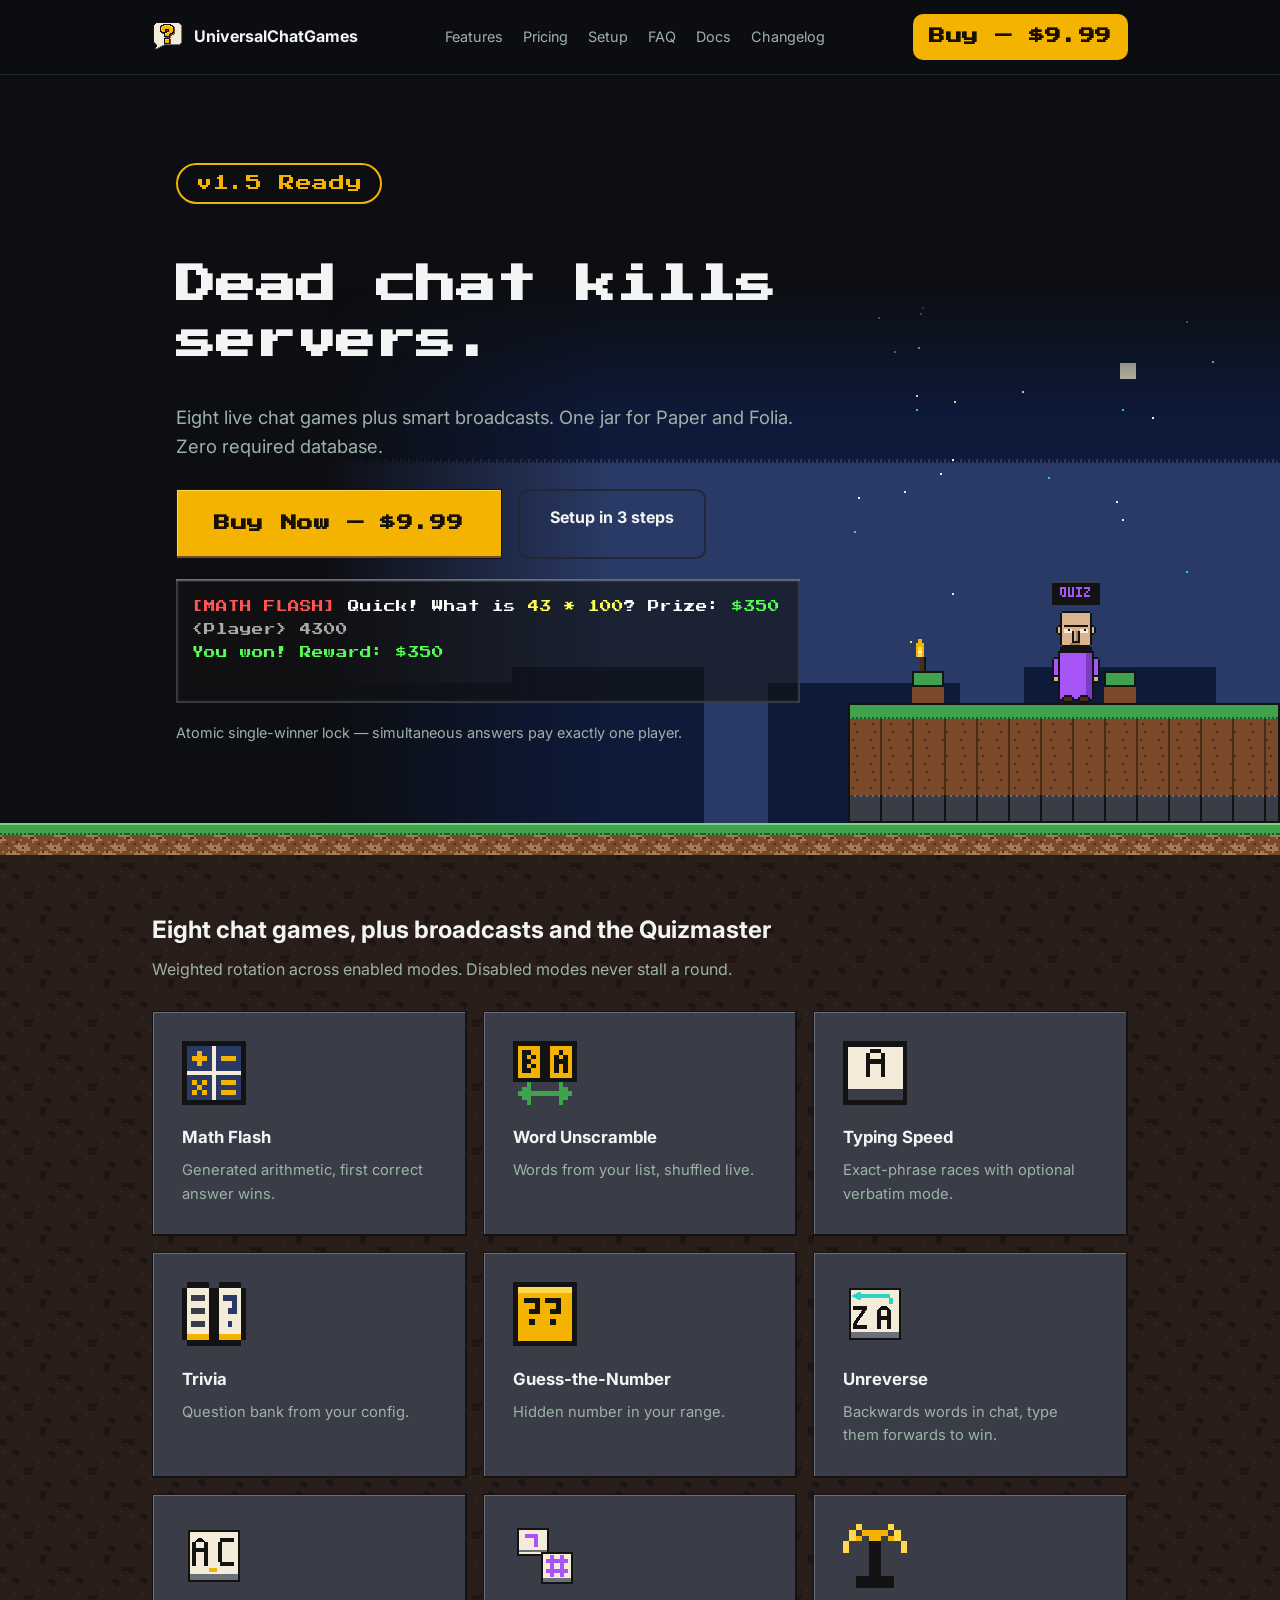
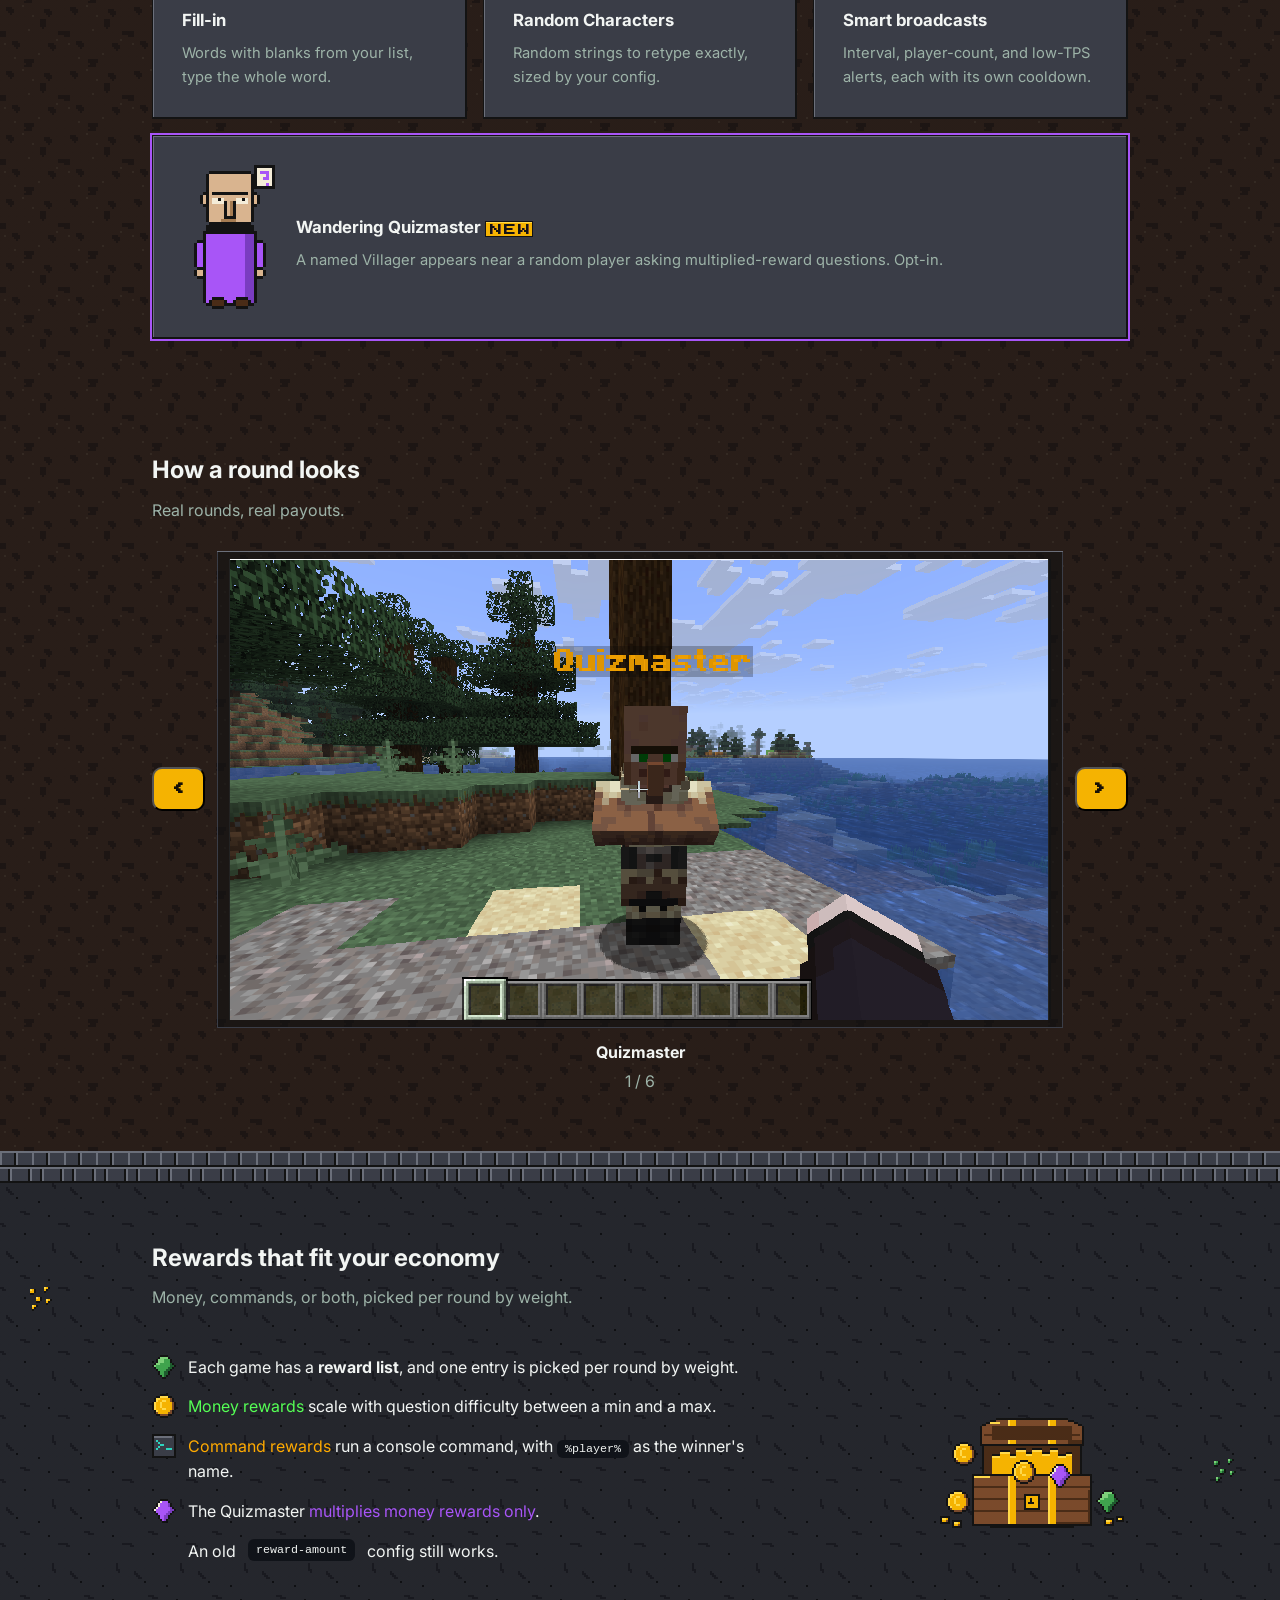
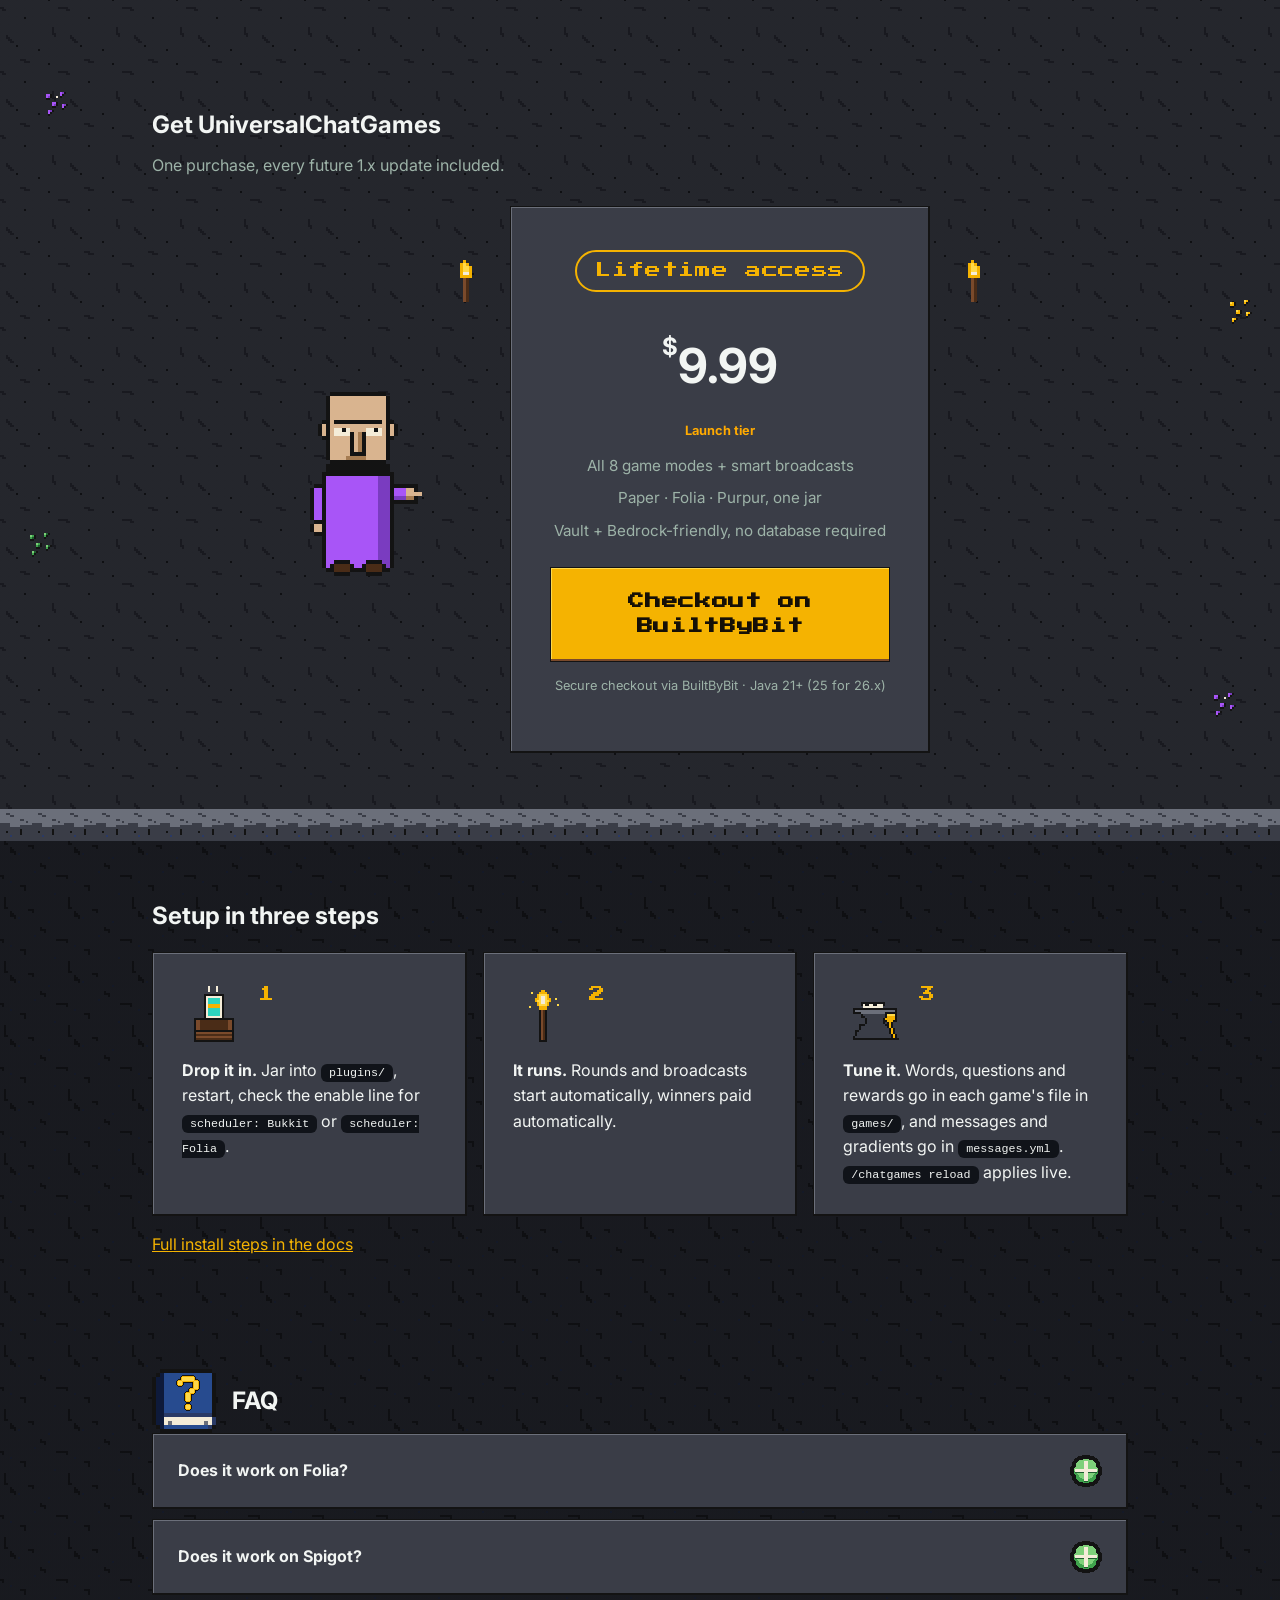
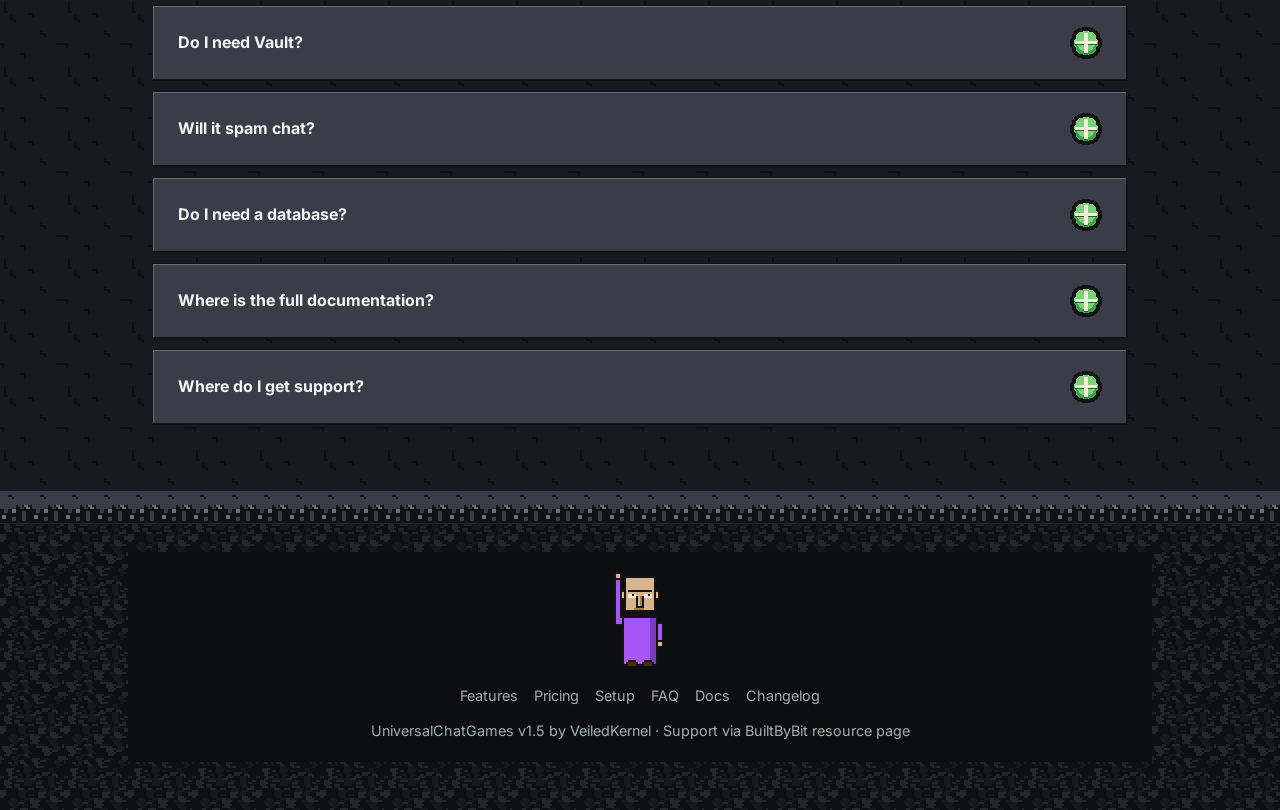
<file: index.html>
<!DOCTYPE html>
<html lang="en">
<head>
<meta charset="UTF-8">
<meta name="viewport" content="width=device-width, initial-scale=1.0">
<title>UniversalChatGames v1.5 — Chat minigames for Paper &amp; Folia</title>
<meta name="description" content="Eight live chat games plus smart broadcasts. One jar for Paper and Folia.">
<link rel="canonical" href="https://universalchatgames.veiledkernel.workers.dev/">
<meta property="og:type" content="website">
<meta property="og:site_name" content="UniversalChatGames">
<meta property="og:title" content="UniversalChatGames — chat minigames for Paper &amp; Folia">
<meta property="og:description" content="Eight live chat games plus smart broadcasts. One jar for Paper and Folia.">
<meta property="og:url" content="https://universalchatgames.veiledkernel.workers.dev/">
<meta property="og:image" content="https://universalchatgames.veiledkernel.workers.dev/assets/og-card.png">
<meta property="og:image:width" content="1200">
<meta property="og:image:height" content="630">
<meta property="og:image:alt" content="UniversalChatGames: Dead chat kills servers. A pixel-art night scene with the Quizmaster.">
<meta name="twitter:card" content="summary_large_image">
<meta name="theme-color" content="#0d0e12">
<link rel="manifest" href="manifest.webmanifest">
<link rel="icon" href="favicon-32.png" sizes="32x32" type="image/png">
<link rel="icon" href="favicon-16.png" sizes="16x16" type="image/png">
<link rel="icon" href="icon-192.png" type="image/png">
<link rel="apple-touch-icon" href="apple-touch-icon.png">
<link rel="preconnect" href="https://fonts.googleapis.com">
<link rel="preconnect" href="https://fonts.gstatic.com" crossorigin>
<link rel="preload" href="font.ttf" as="font" type="font/ttf" crossorigin>
<link href="https://fonts.googleapis.com/css2?family=Inter:wght@400;600;700&display=swap" rel="stylesheet">
<link rel="stylesheet" href="styles.css">
</head>
<body>

<header class="site-header">
  <div class="wrap header-inner">
    <strong class="logo"><img src="assets/logo-mark.png" width="32" height="32" alt="UniversalChatGames logo">UniversalChatGames</strong>
    <nav aria-label="Primary">
      <a href="#features">Features</a>
      <a href="#pricing">Pricing</a>
      <a href="#setup">Setup</a>
      <a href="#faq">FAQ</a>
      <a href="docs.html">Docs</a>
      <a href="changelog.html">Changelog</a>
    </nav>
    <a class="btn btn-primary btn-sm" href="https://builtbybit.com/resources/universalchatgames.127513/">Buy<span class="btn-price"> — $9.99</span></a>
  </div>
</header>

<main>
<section class="hero">
  <div class="wrap hero-inner">
    <span class="badge">v1.5 Ready</span>
    <h1>Dead chat kills servers.</h1>
    <p class="lede">Eight live chat games plus smart broadcasts. One jar for Paper and Folia. Zero required database.</p>
    <div class="hero-cta">
      <a class="btn btn-primary" href="https://builtbybit.com/resources/universalchatgames.127513/">Buy Now — $9.99</a>
      <a class="btn btn-ghost" href="#setup">Setup in 3 steps</a>
    </div>
    <div class="chat-loop" id="chatLoop">
      <div class="chat-round">
        <p><span class="mc-red">[MATH FLASH]</span> <span class="mc-white">Quick! What is </span><span class="mc-yellow">43 * 100</span><span class="mc-white">? Prize: </span><span class="mc-green">$350</span></p>
        <p><span class="mc-gray">&lt;Player&gt; 4300</span></p>
        <p><span class="mc-green">You won! Reward: $350</span></p>
      </div>
      <div class="chat-round" aria-hidden="true">
        <p><span class="mc-red">[TRIVIA]</span> <span class="mc-white">What year did Minecraft 1.0 release? Prize: </span><span class="mc-green">$400</span></p>
        <p><span class="mc-gray">&lt;Player&gt; 2011</span></p>
        <p><span class="mc-green">You won! Reward: $400</span></p>
      </div>
    </div>
    <p class="hero-proof">Atomic single-winner lock — simultaneous answers pay exactly one player.</p>
  </div>
  <div class="hero-stage" aria-hidden="true">
    <img class="layer sky s1" src="assets/hero-sky-f1.png" width="480" height="270" alt="">
    <img class="layer sky alt s2" src="assets/hero-sky-f2.png" width="480" height="270" alt="">
    <img class="layer sky alt s3" src="assets/hero-sky-f3.png" width="480" height="270" alt="">
    <img class="layer sky alt s4" src="assets/hero-sky-f4.png" width="480" height="270" alt="">
    <img class="layer" src="assets/hero-far.png" width="480" height="270" alt="">
    <img class="layer" src="assets/hero-near.png" width="480" height="270" alt="">
    <img class="layer torch t1" src="assets/hero-torch-f1.png" width="480" height="270" alt="">
    <img class="layer torch alt t2" src="assets/hero-torch-f2.png" width="480" height="270" alt="">
    <img class="layer torch alt t3" src="assets/hero-torch-f3.png" width="480" height="270" alt="">
    <img class="layer torch alt t4" src="assets/hero-torch-f4.png" width="480" height="270" alt="">
    <img class="mascot f1" src="assets/mascot-full-idle-f1.png" width="32" height="48" alt="">
    <img class="mascot alt f2" src="assets/mascot-full-idle-f2.png" width="32" height="48" alt="">
    <img class="plate" src="assets/nameplate.png" width="24" height="12" alt="">
  </div>
</section>

<div class="divider divider-grass" role="presentation"></div>

<div class="stratum stratum-dirt">
<section id="features" class="wrap section">
  <h2>Eight chat games, plus broadcasts and the Quizmaster</h2>
  <p class="sub">Weighted rotation across enabled modes. Disabled modes never stall a round.</p>
  <div class="feature-grid">
    <article class="card">
        <img class="icon" src="assets/icon-math-64.png" width="64" height="64" alt="Math Flash icon">
      <h3>Math Flash</h3>
      <p>Generated arithmetic, first correct answer wins.</p>
    </article>
    <article class="card">
        <img class="icon" src="assets/icon-unscramble-64.png" width="64" height="64" alt="Word Unscramble icon">
      <h3>Word Unscramble</h3>
      <p>Words from your list, shuffled live.</p>
    </article>
    <article class="card">
        <img class="icon" src="assets/icon-typing-64.png" width="64" height="64" alt="Typing Speed icon">
      <h3>Typing Speed</h3>
      <p>Exact-phrase races with optional verbatim mode.</p>
    </article>
    <article class="card">
        <img class="icon" src="assets/icon-trivia-64.png" width="64" height="64" alt="Trivia icon">
      <h3>Trivia</h3>
      <p>Question bank from your config.</p>
    </article>
    <article class="card">
        <img class="icon" src="assets/icon-guess-64.png" width="64" height="64" alt="Guess-the-Number icon">
      <h3>Guess-the-Number</h3>
      <p>Hidden number in your range.</p>
    </article>
    <article class="card">
      <img class="icon" src="assets/icon-unreverse-64.png" width="64" height="64" alt="Unreverse icon">
      <h3>Unreverse</h3>
      <p>Backwards words in chat, type them forwards to win.</p>
    </article>
    <article class="card">
      <img class="icon" src="assets/icon-fillin-64.png" width="64" height="64" alt="Fill-in icon">
      <h3>Fill-in</h3>
      <p>Words with blanks from your list, type the whole word.</p>
    </article>
    <article class="card">
      <img class="icon" src="assets/icon-randomchars-64.png" width="64" height="64" alt="Random Characters icon">
      <h3>Random Characters</h3>
      <p>Random strings to retype exactly, sized by your config.</p>
    </article>
    <article class="card">
        <img class="icon" src="assets/icon-broadcast-64.png" width="64" height="64" alt="Smart broadcasts icon">
      <h3>Smart broadcasts</h3>
      <p>Interval, player-count, and low-TPS alerts, each with its own cooldown.</p>
    </article>
    <article class="card quizmaster-card">
      <img class="quiz-mascot" src="assets/mascot-full-ask.png" width="96" height="144" alt="">
      <div>
        <h3>Wandering Quizmaster <img src="assets/badge-new.png" width="48" height="16" alt="New"></h3>
        <p>A named Villager appears near a random player asking multiplied-reward questions. Opt-in.</p>
      </div>
    </article>
  </div>
</section>

<section id="captures" class="wrap section">
  <h2>How a round looks</h2>
  <p class="sub">Real rounds, real payouts.</p>
  <section class="gallery" id="captureGallery" aria-roledescription="carousel" aria-label="Round captures">
    <div class="gal-main">
      <button class="btn btn-primary btn-sm gal-btn gal-prev" type="button" aria-label="Previous capture">‹</button>
      <div class="chat-frame gal-frame">
        <img class="capture gal-slide" src="assets/capture-quizmaster-villager.png" width="858" height="480" alt="Wandering Quizmaster villager with its orange nameplate, standing by the water in daylight">
        <img class="capture gal-slide" src="assets/capture-quizmaster-win.png" width="657" height="57" alt="Quizmaster round for a 642 reward, player answers and wins">
        <img class="capture gal-slide" src="assets/capture-math-win.png" width="659" height="63" alt="Math Flash round: 43 times 100 for a 350 reward, player answers 4300 and wins">
        <img class="capture gal-slide" src="assets/capture-unscramble-win.png" width="670" height="55" alt="Word Unscramble round for a 400 reward, player answers and wins">
        <img class="capture gal-slide" src="assets/capture-typing-win.png" width="673" height="75" alt="Typing Speed round for a 600 reward, player answers and wins">
        <img class="capture gal-slide" src="assets/capture-trivia-win.png" width="657" height="60" alt="Trivia round asking which year Minecraft 1.0 released for a 400 reward, player answers 2011 and wins">
      </div>
      <button class="btn btn-primary btn-sm gal-btn gal-next" type="button" aria-label="Next capture">›</button>
    </div>
    <p class="gal-caption" id="galCaption">Quizmaster</p>
    <p class="gal-count" id="galCount" aria-live="polite">1 / 6</p>
  </section>
</section>
</div>

<div class="divider divider-stone" role="presentation"></div>

<div class="stratum stratum-stone">
  <img class="ore" src="assets/ore-coin.png" width="32" height="32" alt="" aria-hidden="true">
  <img class="ore" src="assets/ore-epic.png" width="32" height="32" alt="" aria-hidden="true">
  <img class="ore" src="assets/ore-rare.png" width="32" height="32" alt="" aria-hidden="true">
  <img class="ore" src="assets/ore-rare.png" width="32" height="32" alt="" aria-hidden="true">
  <img class="ore" src="assets/ore-coin.png" width="32" height="32" alt="" aria-hidden="true">
  <img class="ore" src="assets/ore-epic.png" width="32" height="32" alt="" aria-hidden="true">
<section id="rewards" class="wrap section">
  <h2>Rewards that fit your economy</h2>
  <p class="sub">Money, commands, or both, picked per round by weight.</p>
  <div class="rewards-body">
  <ul class="reward-list">
    <li><img class="chip" src="assets/chip-rare.png" width="24" height="24" alt=""><span>Each game has a <strong>reward list</strong>, and one entry is picked per round by weight.</span></li>
    <li><img class="chip" src="assets/chip-coin.png" width="24" height="24" alt=""><span><span class="rar-common">Money rewards</span> scale with question difficulty between a min and a max.</span></li>
    <li><img class="chip" src="assets/chip-command.png" width="24" height="24" alt=""><span><span class="rar-rare">Command rewards</span> run a console command, with <code>%player%</code> as the winner's name.</span></li>
    <li><img class="chip" src="assets/chip-epic.png" width="24" height="24" alt=""><span>The Quizmaster <span class="rar-epic">multiplies money rewards only</span>.</span></li>
    <li>An old <code>reward-amount</code> config still works.</li>
  </ul>
  <img class="reward-chest" src="assets/art-chest.png" width="192" height="128" alt="">
  </div>
</section>

<section id="pricing" class="wrap section">
  <h2>Get UniversalChatGames</h2>
  <p class="sub">One purchase, every future 1.x update included.</p>
  <div class="pricing-wrap">
    <img class="pricing-mascot" src="assets/mascot-full-point.png" width="128" height="192" alt="">
    <span class="wall-torch" aria-hidden="true"><img class="wt f1" src="assets/torch-wall-f1.png" width="24" height="48" alt=""><img class="wt f2" src="assets/torch-wall-f2.png" width="24" height="48" alt=""><img class="wt f3" src="assets/torch-wall-f3.png" width="24" height="48" alt=""><img class="wt f4" src="assets/torch-wall-f4.png" width="24" height="48" alt=""></span>
    <div class="checkout-card">
      <span class="badge">Lifetime access</span>
      <div class="price"><span class="currency">$</span>9.99</div>
      <p class="launch-tier">Launch tier</p>
      <ul class="checkout-list">
        <li>All 8 game modes + smart broadcasts</li>
        <li>Paper · Folia · Purpur, one jar</li>
        <li>Vault + Bedrock-friendly, no database required</li>
      </ul>
      <a class="btn btn-primary btn-block" href="https://builtbybit.com/resources/universalchatgames.127513/">Checkout on BuiltByBit</a>
      <p class="checkout-note">Secure checkout via BuiltByBit · Java 21+ (25 for 26.x)</p>
    </div>
    <span class="wall-torch" aria-hidden="true"><img class="wt f1" src="assets/torch-wall-f1.png" width="24" height="48" alt=""><img class="wt f2" src="assets/torch-wall-f2.png" width="24" height="48" alt=""><img class="wt f3" src="assets/torch-wall-f3.png" width="24" height="48" alt=""><img class="wt f4" src="assets/torch-wall-f4.png" width="24" height="48" alt=""></span>
  </div>
</section>
</div>

<div class="divider divider-deep" role="presentation"></div>

<div class="stratum stratum-deep">
<section id="setup" class="wrap section">
  <h2>Setup in three steps</h2>
  <ol class="steps">
    <li><img class="step-pic" src="assets/step-drop.png" width="64" height="64" alt=""><strong>Drop it in.</strong> Jar into <code>plugins/</code>, restart, check the enable line for <code>scheduler: Bukkit</code> or <code>scheduler: Folia</code>.</li>
    <li><img class="step-pic" src="assets/step-run.png" width="64" height="64" alt=""><strong>It runs.</strong> Rounds and broadcasts start automatically, winners paid automatically.</li>
    <li><img class="step-pic" src="assets/step-tune.png" width="64" height="64" alt=""><strong>Tune it.</strong> Words, questions and rewards go in each game's file in <code>games/</code>, and messages and gradients go in <code>messages.yml</code>. <code>/chatgames reload</code> applies live.</li>
  </ol>
  <p class="steps-more"><a href="docs.html#install">Full install steps in the docs</a></p>
</section>

<section id="faq" class="wrap section">
  <div class="page-head faq-head"><img class="section-pic" src="assets/faq-book.png" width="64" height="64" alt="" aria-hidden="true"><h2>FAQ</h2></div>
  <details><summary>Does it work on Folia?</summary><p>Yes, native region schedulers with automatic fallback.</p></details>
  <details><summary>Does it work on Spigot?</summary><p>No. It needs Paper or a Paper fork such as Purpur, because it uses Paper's chat, text and profile APIs.</p></details>
  <details><summary>Do I need Vault?</summary><p>No, payouts fall back to console commands you configure.</p></details>
  <details><summary>Will it spam chat?</summary><p>No. Broadcasts gate on player count, TPS and cooldowns, and players can mute games.</p></details>
    <details><summary>Do I need a database?</summary><p>No external one. Wins go to a local SQLite file, on for new installs; servers upgrading from 1.4 keep their setting. Stats and leaderboards need it on.</p></details>
    <details><summary>Where is the full documentation?</summary><p><a href="docs.html">Open the docs page</a> for commands, permissions, placeholders and every config key.</p></details>
    <details><summary>Where do I get support?</summary><p>Through the page where you bought it. Send your server version and the enable line.</p></details>
</section>
</div>
</main>

<div class="divider divider-bedrock" role="presentation"></div>

<footer>
  <div class="wrap">
    <div class="footer-mascot" aria-hidden="true"><img class="wave f1" src="assets/mascot-full-wave-f1.png" width="64" height="96" alt="" aria-hidden="true"><img class="wave f2" src="assets/mascot-full-wave-f2.png" width="64" height="96" alt="" aria-hidden="true"></div>
    <nav class="footer-nav" aria-label="Footer">
      <a href="#features">Features</a>
      <a href="#pricing">Pricing</a>
      <a href="#setup">Setup</a>
      <a href="#faq">FAQ</a>
      <a href="docs.html">Docs</a>
      <a href="changelog.html">Changelog</a>
    </nav>
    UniversalChatGames v1.5 by VeiledKernel · Support via BuiltByBit resource page
  </div>
</footer>

<script src="app.js" defer></script>
</body>
</html>
</file>
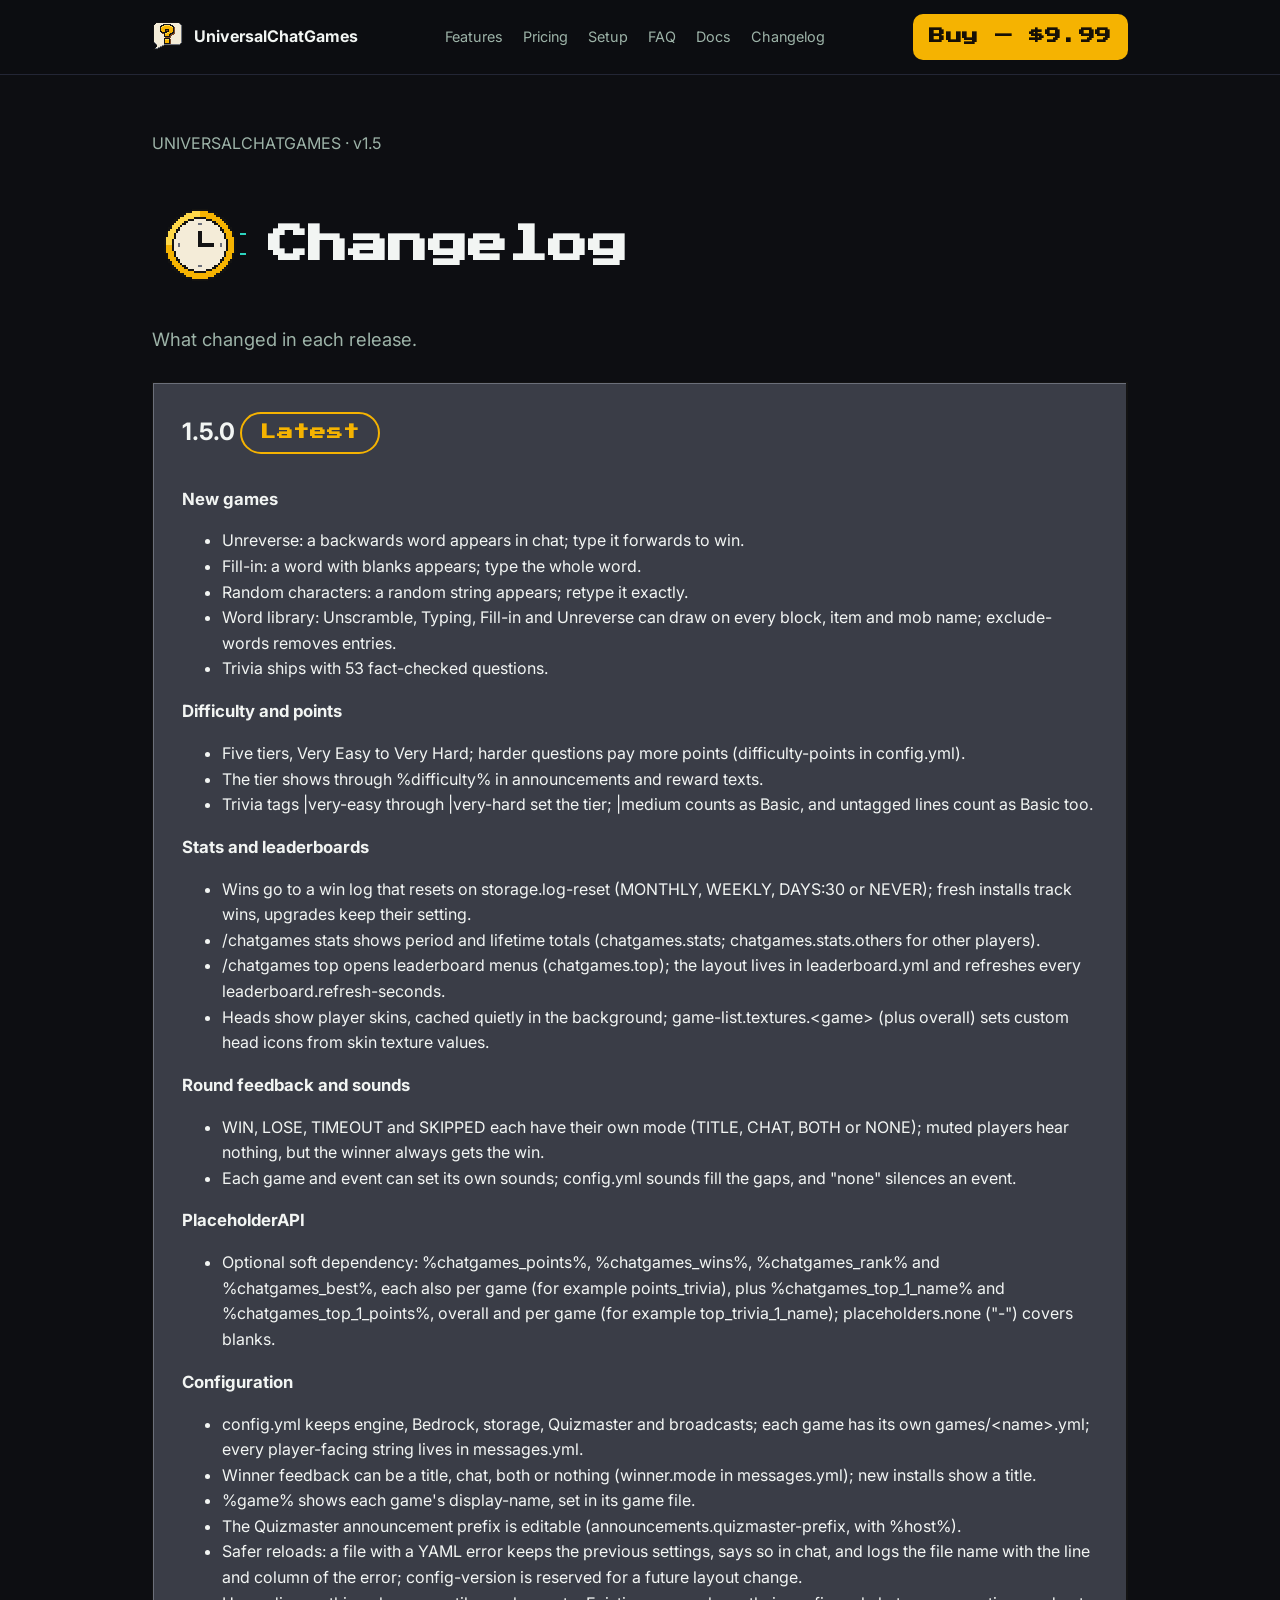
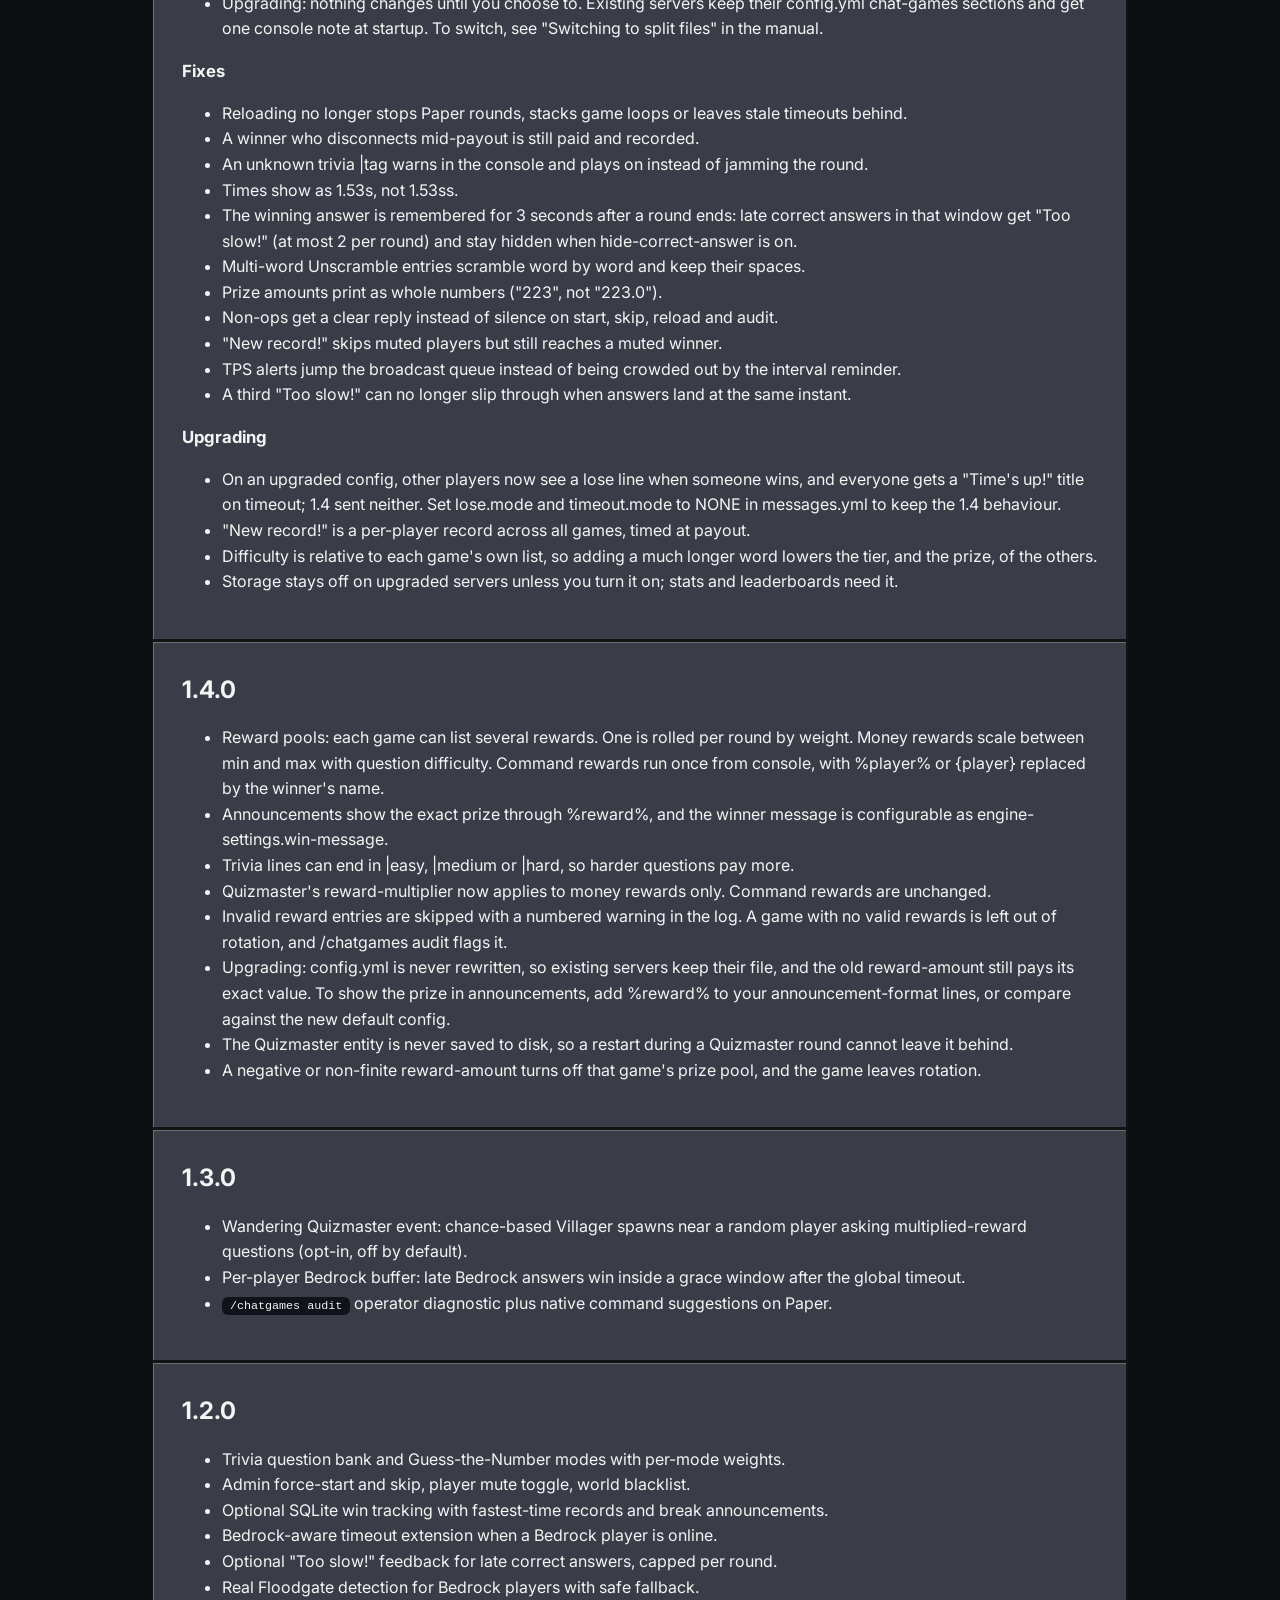
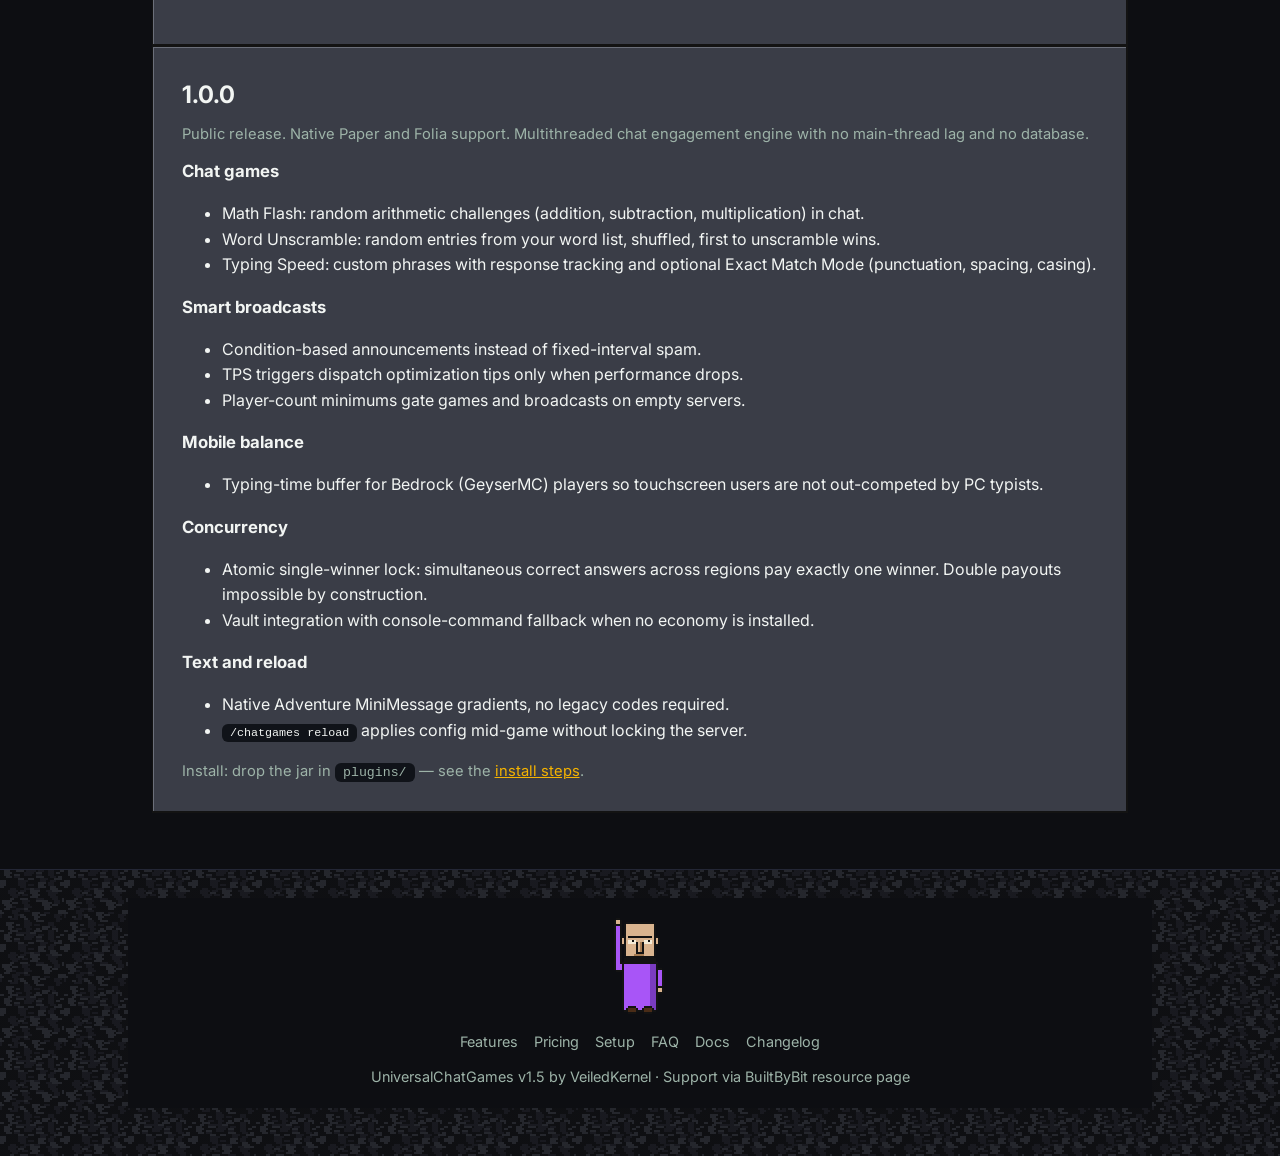
<file: changelog.html>
<!DOCTYPE html>
<html lang="en">
<head>
<meta charset="UTF-8">
<meta name="viewport" content="width=device-width, initial-scale=1.0">
<title>Changelog — UniversalChatGames</title>
<meta name="description" content="Release notes for every UniversalChatGames version.">
<link rel="canonical" href="https://universalchatgames.veiledkernel.workers.dev/changelog">
<meta property="og:type" content="website">
<meta property="og:site_name" content="UniversalChatGames">
<meta property="og:title" content="Changelog — UniversalChatGames">
<meta property="og:description" content="Release notes for every UniversalChatGames version.">
<meta property="og:url" content="https://universalchatgames.veiledkernel.workers.dev/changelog">
<meta property="og:image" content="https://universalchatgames.veiledkernel.workers.dev/assets/og-card.png">
<meta property="og:image:width" content="1200">
<meta property="og:image:height" content="630">
<meta property="og:image:alt" content="UniversalChatGames: Dead chat kills servers. A pixel-art night scene with the Quizmaster.">
<meta name="twitter:card" content="summary_large_image">
<meta name="theme-color" content="#0d0e12">
<link rel="manifest" href="manifest.webmanifest">
<link rel="icon" href="favicon-32.png" sizes="32x32" type="image/png">
<link rel="icon" href="favicon-16.png" sizes="16x16" type="image/png">
<link rel="icon" href="icon-192.png" type="image/png">
<link rel="apple-touch-icon" href="apple-touch-icon.png">
<link rel="preconnect" href="https://fonts.googleapis.com">
<link rel="preconnect" href="https://fonts.gstatic.com" crossorigin>
<link rel="preload" href="font.ttf" as="font" type="font/ttf" crossorigin>
<link href="https://fonts.googleapis.com/css2?family=Inter:wght@400;600;700&display=swap" rel="stylesheet">
<link rel="stylesheet" href="styles.css">
</head>
<body>

<header class="site-header">
  <div class="wrap header-inner">
    <strong class="logo"><img src="assets/logo-mark.png" width="32" height="32" alt="UniversalChatGames logo"><a href="index.html" style="color:inherit;text-decoration:none">UniversalChatGames</a></strong>
    <nav aria-label="Primary">
      <a href="index.html#features">Features</a>
      <a href="index.html#pricing">Pricing</a>
      <a href="index.html#setup">Setup</a>
      <a href="index.html#faq">FAQ</a>
      <a href="docs.html">Docs</a>
      <a href="changelog.html" aria-current="page">Changelog</a>
    </nav>
    <a class="btn btn-primary btn-sm" href="https://builtbybit.com/resources/universalchatgames.127513/">Buy<span class="btn-price"> — $9.99</span></a>
  </div>
</header>

<main class="wrap">
<section class="section">
  <p class="sub">UNIVERSALCHATGAMES · v1.5</p>
  <div class="page-head"><img class="page-pic" src="assets/art-clock.png" width="96" height="96" alt="" aria-hidden="true"><h1>Changelog</h1></div>
  <p class="lede">What changed in each release.</p>

  <article class="card">
    <h2>1.5.0 <span class="badge">Latest</span></h2>
    <h3>New games</h3>
    <ul>
      <li>Unreverse: a backwards word appears in chat; type it forwards to win.</li>
      <li>Fill-in: a word with blanks appears; type the whole word.</li>
      <li>Random characters: a random string appears; retype it exactly.</li>
      <li>Word library: Unscramble, Typing, Fill-in and Unreverse can draw on every block, item and mob name; exclude-words removes entries.</li>
      <li>Trivia ships with 53 fact-checked questions.</li>
    </ul>
    <h3>Difficulty and points</h3>
    <ul>
      <li>Five tiers, Very Easy to Very Hard; harder questions pay more points (difficulty-points in config.yml).</li>
      <li>The tier shows through %difficulty% in announcements and reward texts.</li>
      <li>Trivia tags |very-easy through |very-hard set the tier; |medium counts as Basic, and untagged lines count as Basic too.</li>
    </ul>
    <h3>Stats and leaderboards</h3>
    <ul>
      <li>Wins go to a win log that resets on storage.log-reset (MONTHLY, WEEKLY, DAYS:30 or NEVER); fresh installs track wins, upgrades keep their setting.</li>
      <li>/chatgames stats shows period and lifetime totals (chatgames.stats; chatgames.stats.others for other players).</li>
      <li>/chatgames top opens leaderboard menus (chatgames.top); the layout lives in leaderboard.yml and refreshes every leaderboard.refresh-seconds.</li>
      <li>Heads show player skins, cached quietly in the background; game-list.textures.&lt;game&gt; (plus overall) sets custom head icons from skin texture values.</li>
    </ul>
    <h3>Round feedback and sounds</h3>
    <ul>
      <li>WIN, LOSE, TIMEOUT and SKIPPED each have their own mode (TITLE, CHAT, BOTH or NONE); muted players hear nothing, but the winner always gets the win.</li>
      <li>Each game and event can set its own sounds; config.yml sounds fill the gaps, and "none" silences an event.</li>
    </ul>
    <h3>PlaceholderAPI</h3>
    <ul>
      <li>Optional soft dependency: %chatgames_points%, %chatgames_wins%, %chatgames_rank% and %chatgames_best%, each also per game (for example points_trivia), plus %chatgames_top_1_name% and %chatgames_top_1_points%, overall and per game (for example top_trivia_1_name); placeholders.none ("-") covers blanks.</li>
    </ul>
    <h3>Configuration</h3>
    <ul>
      <li>config.yml keeps engine, Bedrock, storage, Quizmaster and broadcasts; each game has its own games/&lt;name&gt;.yml; every player-facing string lives in messages.yml.</li>
      <li>Winner feedback can be a title, chat, both or nothing (winner.mode in messages.yml); new installs show a title.</li>
      <li>%game% shows each game's display-name, set in its game file.</li>
      <li>The Quizmaster announcement prefix is editable (announcements.quizmaster-prefix, with %host%).</li>
      <li>Safer reloads: a file with a YAML error keeps the previous settings, says so in chat, and logs the file name with the line and column of the error; config-version is reserved for a future layout change.</li>
      <li>Upgrading: nothing changes until you choose to. Existing servers keep their config.yml chat-games sections and get one console note at startup. To switch, see "Switching to split files" in the manual.</li>
    </ul>
    <h3>Fixes</h3>
    <ul>
      <li>Reloading no longer stops Paper rounds, stacks game loops or leaves stale timeouts behind.</li>
      <li>A winner who disconnects mid-payout is still paid and recorded.</li>
      <li>An unknown trivia |tag warns in the console and plays on instead of jamming the round.</li>
      <li>Times show as 1.53s, not 1.53ss.</li>
      <li>The winning answer is remembered for 3 seconds after a round ends: late correct answers in that window get "Too slow!" (at most 2 per round) and stay hidden when hide-correct-answer is on.</li>
      <li>Multi-word Unscramble entries scramble word by word and keep their spaces.</li>
      <li>Prize amounts print as whole numbers ("223", not "223.0").</li>
      <li>Non-ops get a clear reply instead of silence on start, skip, reload and audit.</li>
      <li>"New record!" skips muted players but still reaches a muted winner.</li>
      <li>TPS alerts jump the broadcast queue instead of being crowded out by the interval reminder.</li>
      <li>A third "Too slow!" can no longer slip through when answers land at the same instant.</li>
    </ul>
    <h3>Upgrading</h3>
    <ul>
      <li>On an upgraded config, other players now see a lose line when someone wins, and everyone gets a "Time's up!" title on timeout; 1.4 sent neither. Set lose.mode and timeout.mode to NONE in messages.yml to keep the 1.4 behaviour.</li>
      <li>"New record!" is a per-player record across all games, timed at payout.</li>
      <li>Difficulty is relative to each game's own list, so adding a much longer word lowers the tier, and the prize, of the others.</li>
      <li>Storage stays off on upgraded servers unless you turn it on; stats and leaderboards need it.</li>
    </ul>
  </article>

  <article class="card">
    <h2>1.4.0</h2>
    <ul>
      <li>Reward pools: each game can list several rewards. One is rolled per round by weight. Money rewards scale between min and max with question difficulty. Command rewards run once from console, with %player% or {player} replaced by the winner's name.</li>
      <li>Announcements show the exact prize through %reward%, and the winner message is configurable as engine-settings.win-message.</li>
      <li>Trivia lines can end in |easy, |medium or |hard, so harder questions pay more.</li>
      <li>Quizmaster's reward-multiplier now applies to money rewards only. Command rewards are unchanged.</li>
      <li>Invalid reward entries are skipped with a numbered warning in the log. A game with no valid rewards is left out of rotation, and /chatgames audit flags it.</li>
      <li>Upgrading: config.yml is never rewritten, so existing servers keep their file, and the old reward-amount still pays its exact value. To show the prize in announcements, add %reward% to your announcement-format lines, or compare against the new default config.</li>
      <li>The Quizmaster entity is never saved to disk, so a restart during a Quizmaster round cannot leave it behind.</li>
      <li>A negative or non-finite reward-amount turns off that game's prize pool, and the game leaves rotation.</li>
    </ul>
  </article>

  <article class="card">
    <h2>1.3.0</h2>
    <ul>
      <li>Wandering Quizmaster event: chance-based Villager spawns near a random player asking multiplied-reward questions (opt-in, off by default).</li>
      <li>Per-player Bedrock buffer: late Bedrock answers win inside a grace window after the global timeout.</li>
      <li><code>/chatgames audit</code> operator diagnostic plus native command suggestions on Paper.</li>
    </ul>
  </article>

  <article class="card">
    <h2>1.2.0</h2>
    <ul>
      <li>Trivia question bank and Guess-the-Number modes with per-mode weights.</li>
      <li>Admin force-start and skip, player mute toggle, world blacklist.</li>
      <li>Optional SQLite win tracking with fastest-time records and break announcements.</li>
      <li>Bedrock-aware timeout extension when a Bedrock player is online.</li>
      <li>Optional "Too slow!" feedback for late correct answers, capped per round.</li>
      <li>Real Floodgate detection for Bedrock players with safe fallback.</li>
    </ul>
  </article>

  <article class="card">
    <h2>1.0.0</h2>
    <p>Public release. Native Paper and Folia support. Multithreaded chat engagement engine with no main-thread lag and no database.</p>
    <h3>Chat games</h3>
    <ul>
      <li>Math Flash: random arithmetic challenges (addition, subtraction, multiplication) in chat.</li>
      <li>Word Unscramble: random entries from your word list, shuffled, first to unscramble wins.</li>
      <li>Typing Speed: custom phrases with response tracking and optional Exact Match Mode (punctuation, spacing, casing).</li>
    </ul>
    <h3>Smart broadcasts</h3>
    <ul>
      <li>Condition-based announcements instead of fixed-interval spam.</li>
      <li>TPS triggers dispatch optimization tips only when performance drops.</li>
      <li>Player-count minimums gate games and broadcasts on empty servers.</li>
    </ul>
    <h3>Mobile balance</h3>
    <ul>
      <li>Typing-time buffer for Bedrock (GeyserMC) players so touchscreen users are not out-competed by PC typists.</li>
    </ul>
    <h3>Concurrency</h3>
    <ul>
      <li>Atomic single-winner lock: simultaneous correct answers across regions pay exactly one winner. Double payouts impossible by construction.</li>
      <li>Vault integration with console-command fallback when no economy is installed.</li>
    </ul>
    <h3>Text and reload</h3>
    <ul>
      <li>Native Adventure MiniMessage gradients, no legacy codes required.</li>
      <li><code>/chatgames reload</code> applies config mid-game without locking the server.</li>
    </ul>
    <p>Install: drop the jar in <code>plugins/</code> — see the <a href="docs.html#install">install steps</a>.</p>
  </article>
</section>
</main>

<footer>
  <div class="wrap">
    <div class="footer-mascot" aria-hidden="true"><img class="wave f1" src="assets/mascot-full-wave-f1.png" width="64" height="96" alt="" aria-hidden="true"><img class="wave f2" src="assets/mascot-full-wave-f2.png" width="64" height="96" alt="" aria-hidden="true"></div>
    <nav class="footer-nav" aria-label="Footer">
      <a href="index.html#features">Features</a>
      <a href="index.html#pricing">Pricing</a>
      <a href="index.html#setup">Setup</a>
      <a href="index.html#faq">FAQ</a>
      <a href="docs.html">Docs</a>
      <a href="changelog.html" aria-current="page">Changelog</a>
    </nav>
    UniversalChatGames v1.5 by VeiledKernel · Support via BuiltByBit resource page
  </div>
</footer>

<script src="app.js" defer></script>
</body>
</html>
</file>
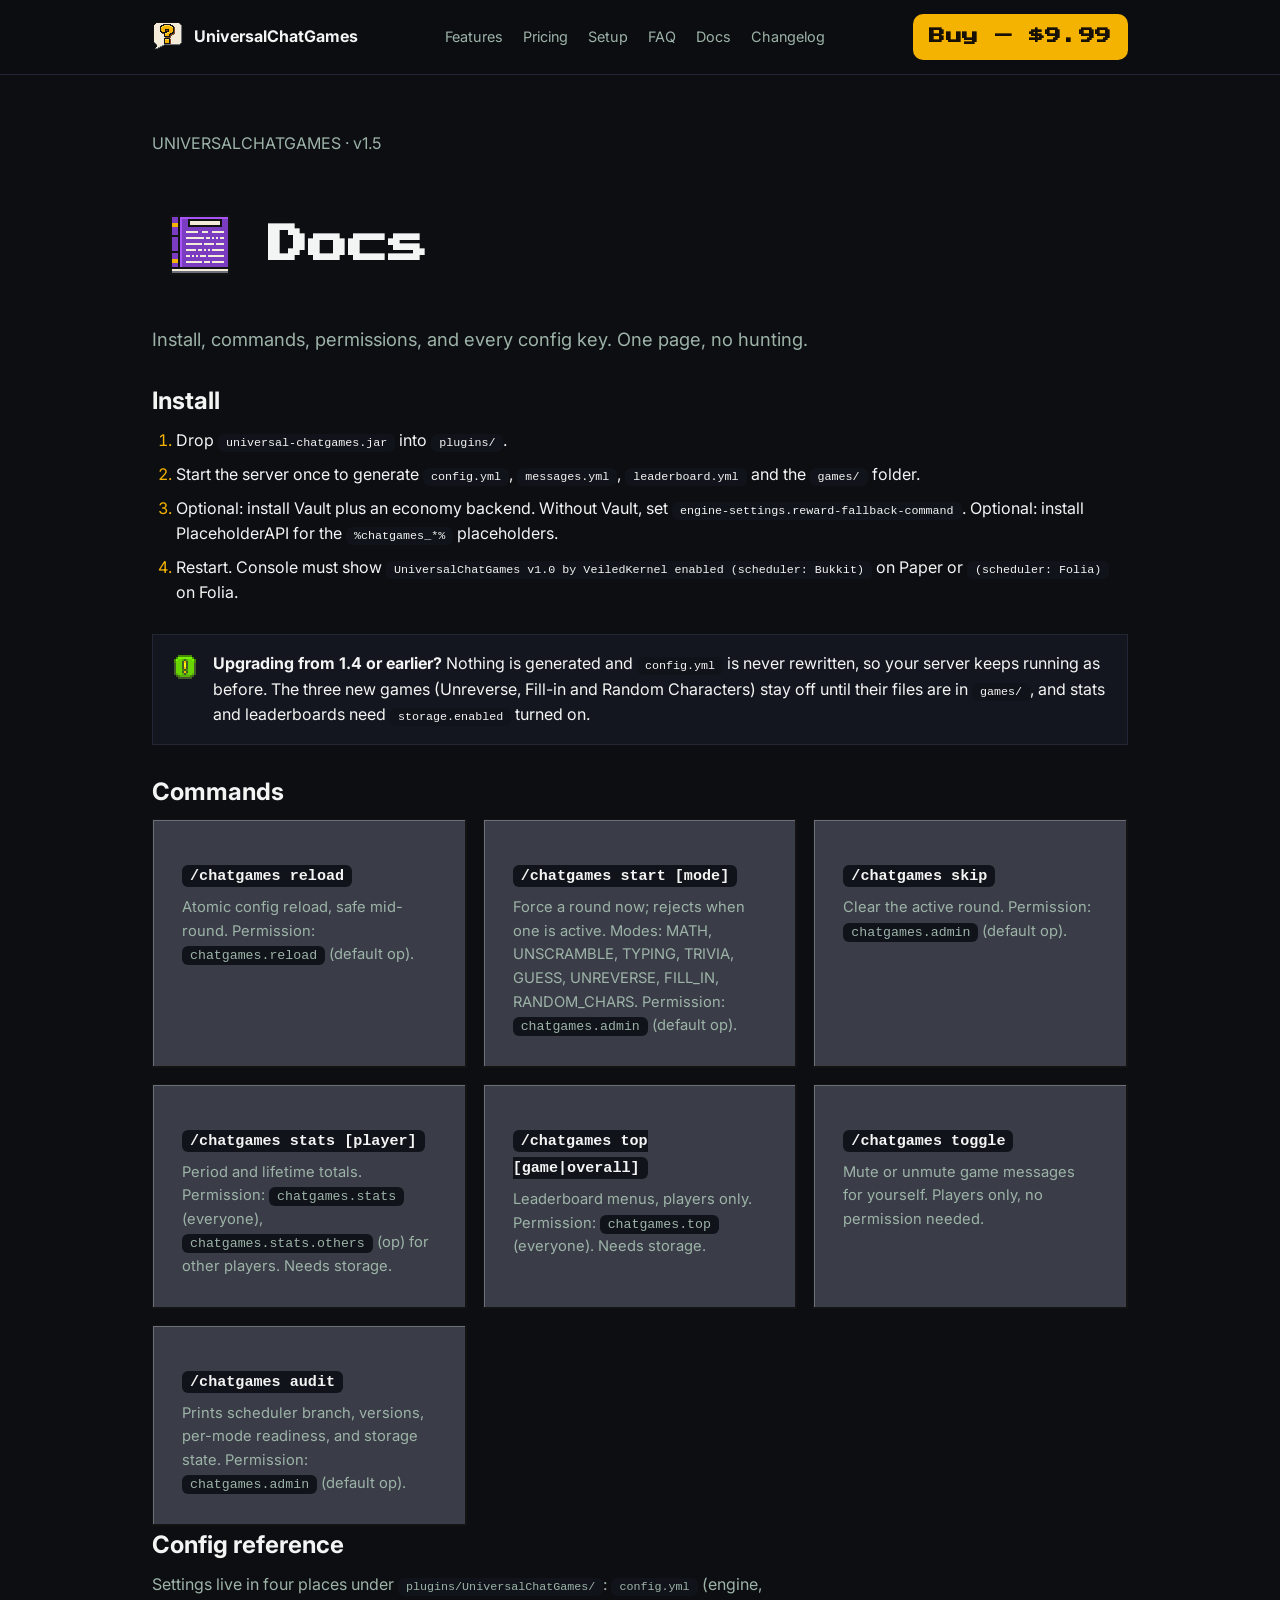
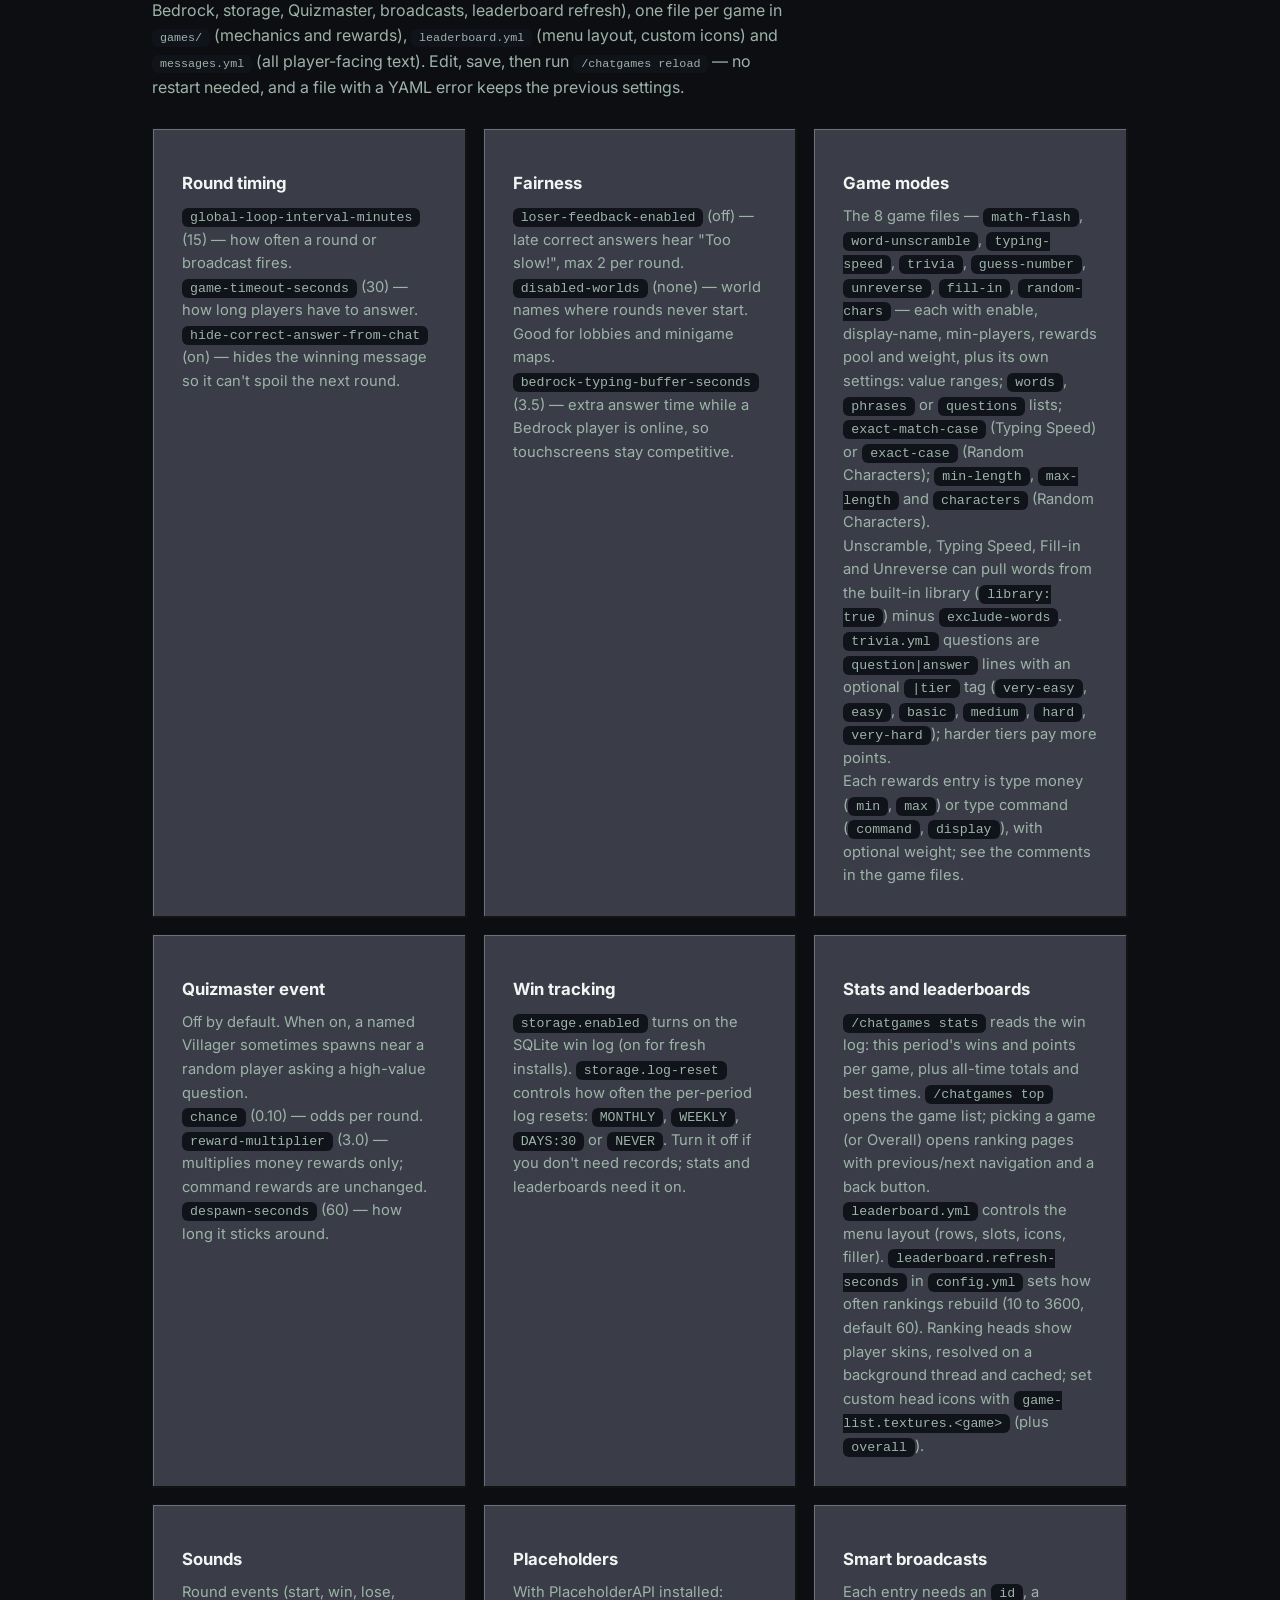
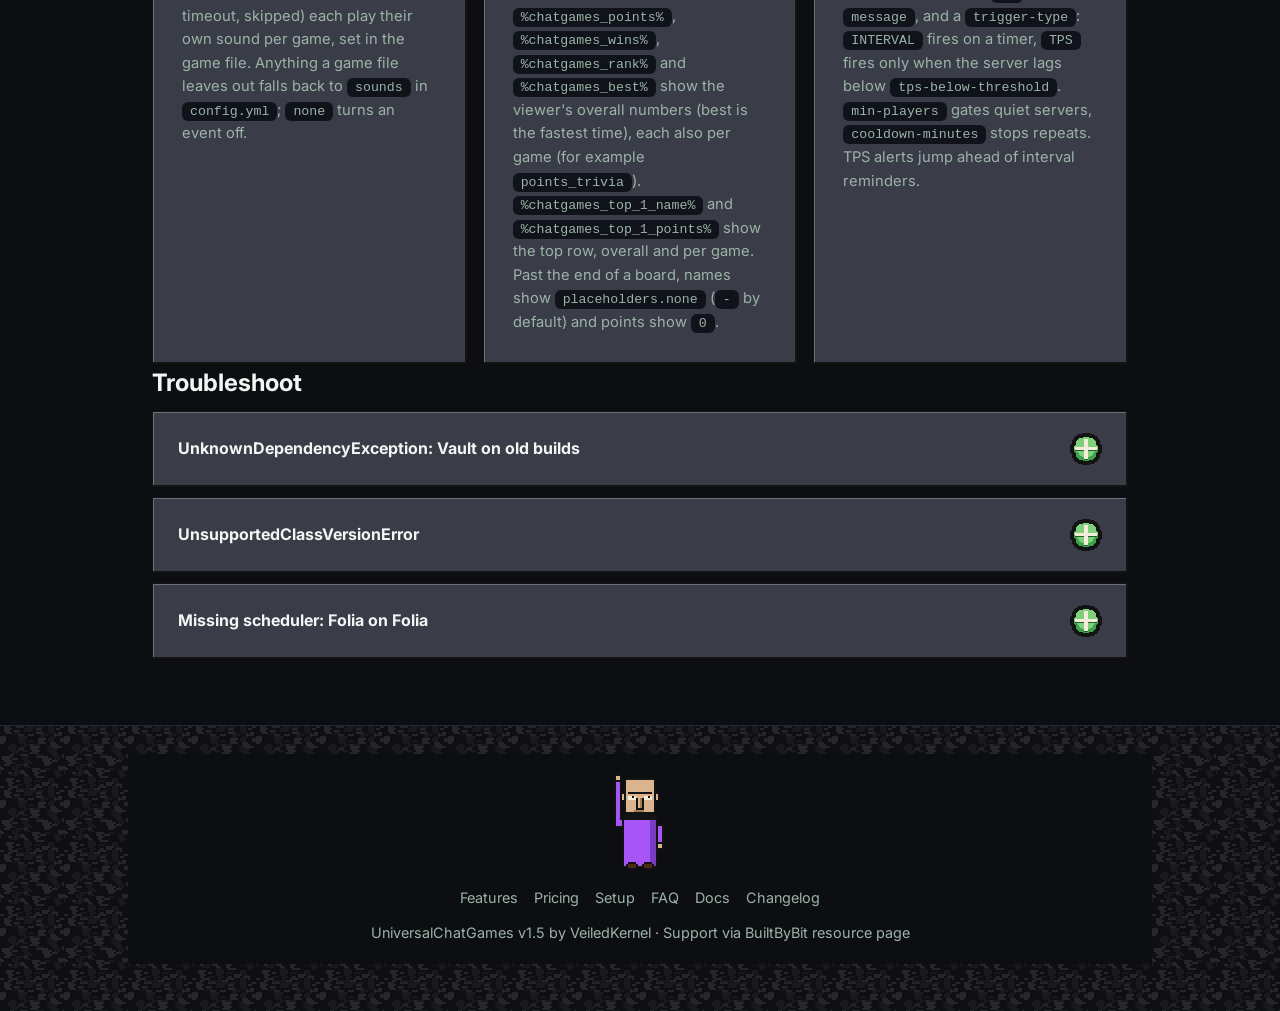
<file: docs.html>
<!DOCTYPE html>
<html lang="en">
<head>
<meta charset="UTF-8">
<meta name="viewport" content="width=device-width, initial-scale=1.0">
<title>Docs — UniversalChatGames v1.5</title>
<meta name="description" content="Install, commands, permissions, and config reference for UniversalChatGames.">
<link rel="canonical" href="https://universalchatgames.veiledkernel.workers.dev/docs">
<meta property="og:type" content="website">
<meta property="og:site_name" content="UniversalChatGames">
<meta property="og:title" content="Docs — UniversalChatGames">
<meta property="og:description" content="Install, commands, permissions, and config reference for UniversalChatGames.">
<meta property="og:url" content="https://universalchatgames.veiledkernel.workers.dev/docs">
<meta property="og:image" content="https://universalchatgames.veiledkernel.workers.dev/assets/og-card.png">
<meta property="og:image:width" content="1200">
<meta property="og:image:height" content="630">
<meta property="og:image:alt" content="UniversalChatGames: Dead chat kills servers. A pixel-art night scene with the Quizmaster.">
<meta name="twitter:card" content="summary_large_image">
<meta name="theme-color" content="#0d0e12">
<link rel="manifest" href="manifest.webmanifest">
<link rel="icon" href="favicon-32.png" sizes="32x32" type="image/png">
<link rel="icon" href="favicon-16.png" sizes="16x16" type="image/png">
<link rel="icon" href="icon-192.png" type="image/png">
<link rel="apple-touch-icon" href="apple-touch-icon.png">
<link rel="preconnect" href="https://fonts.googleapis.com">
<link rel="preconnect" href="https://fonts.gstatic.com" crossorigin>
<link rel="preload" href="font.ttf" as="font" type="font/ttf" crossorigin>
<link href="https://fonts.googleapis.com/css2?family=Inter:wght@400;600;700&display=swap" rel="stylesheet">
<link rel="stylesheet" href="styles.css">
</head>
<body>

<header class="site-header">
  <div class="wrap header-inner">
    <strong class="logo"><img src="assets/logo-mark.png" width="32" height="32" alt="UniversalChatGames logo"><a href="index.html" style="color:inherit;text-decoration:none">UniversalChatGames</a></strong>
    <nav aria-label="Primary">
      <a href="index.html#features">Features</a>
      <a href="index.html#pricing">Pricing</a>
      <a href="index.html#setup">Setup</a>
      <a href="index.html#faq">FAQ</a>
      <a href="docs.html" aria-current="page">Docs</a>
      <a href="changelog.html">Changelog</a>
    </nav>
    <a class="btn btn-primary btn-sm" href="https://builtbybit.com/resources/universalchatgames.127513/">Buy<span class="btn-price"> — $9.99</span></a>
  </div>
</header>

<main class="wrap">
<section class="section">
  <p class="sub">UNIVERSALCHATGAMES · v1.5</p>
  <div class="page-head"><img class="page-pic" src="assets/art-book.png" width="96" height="96" alt="" aria-hidden="true"><h1>Docs</h1></div>
  <p class="lede">Install, commands, permissions, and every config key. One page, no hunting.</p>

  <h2 id="install">Install</h2>
  <ol class="install-list">
    <li>Drop <code>universal-chatgames.jar</code> into <code>plugins/</code>.</li>
    <li>Start the server once to generate <code>config.yml</code>, <code>messages.yml</code>, <code>leaderboard.yml</code> and the <code>games/</code> folder.</li>
    <li>Optional: install Vault plus an economy backend. Without Vault, set <code>engine-settings.reward-fallback-command</code>. Optional: install PlaceholderAPI for the <code>%chatgames_*%</code> placeholders.</li>
    <li>Restart. Console must show <code>UniversalChatGames v1.0 by VeiledKernel enabled (scheduler: Bukkit)</code> on Paper or <code>(scheduler: Folia)</code> on Folia.</li>
  </ol>
  <aside class="note"><img class="note-icon" src="assets/note-icon.png" width="32" height="32" alt="" aria-hidden="true"><p><strong>Upgrading from 1.4 or earlier?</strong> Nothing is generated and <code>config.yml</code> is never rewritten, so your server keeps running as before. The three new games (Unreverse, Fill-in and Random Characters) stay off until their files are in <code>games/</code>, and stats and leaderboards need <code>storage.enabled</code> turned on.</p></aside>

  <h2>Commands</h2>
  <div class="feature-grid">
    <article class="card"><h3><code>/chatgames reload</code></h3><p>Atomic config reload, safe mid-round. Permission: <code>chatgames.reload</code> (default op).</p></article>
    <article class="card"><h3><code>/chatgames start [mode]</code></h3><p>Force a round now; rejects when one is active. Modes: MATH, UNSCRAMBLE, TYPING, TRIVIA, GUESS, UNREVERSE, FILL_IN, RANDOM_CHARS. Permission: <code>chatgames.admin</code> (default op).</p></article>
    <article class="card"><h3><code>/chatgames skip</code></h3><p>Clear the active round. Permission: <code>chatgames.admin</code> (default op).</p></article>
    <article class="card"><h3><code>/chatgames stats [player]</code></h3><p>Period and lifetime totals. Permission: <code>chatgames.stats</code> (everyone), <code>chatgames.stats.others</code> (op) for other players. Needs storage.</p></article>
    <article class="card"><h3><code>/chatgames top [game|overall]</code></h3><p>Leaderboard menus, players only. Permission: <code>chatgames.top</code> (everyone). Needs storage.</p></article>
    <article class="card"><h3><code>/chatgames toggle</code></h3><p>Mute or unmute game messages for yourself. Players only, no permission needed.</p></article>
    <article class="card"><h3><code>/chatgames audit</code></h3><p>Prints scheduler branch, versions, per-mode readiness, and storage state. Permission: <code>chatgames.admin</code> (default op).</p></article>
  </div>

  <h2>Config reference</h2>
  <p class="sub">Settings live in four places under <code>plugins/UniversalChatGames/</code>: <code>config.yml</code> (engine, Bedrock, storage, Quizmaster, broadcasts, leaderboard refresh), one file per game in <code>games/</code> (mechanics and rewards), <code>leaderboard.yml</code> (menu layout, custom icons) and <code>messages.yml</code> (all player-facing text). Edit, save, then run <code>/chatgames reload</code> — no restart needed, and a file with a YAML error keeps the previous settings.</p>
  <div class="feature-grid">
    <article class="card">
      <h3>Round timing</h3>
      <p><code>global-loop-interval-minutes</code> (15) — how often a round or broadcast fires.</p>
      <p><code>game-timeout-seconds</code> (30) — how long players have to answer.</p>
      <p><code>hide-correct-answer-from-chat</code> (on) — hides the winning message so it can't spoil the next round.</p>
    </article>
    <article class="card">
      <h3>Fairness</h3>
      <p><code>loser-feedback-enabled</code> (off) — late correct answers hear "Too slow!", max 2 per round.</p>
      <p><code>disabled-worlds</code> (none) — world names where rounds never start. Good for lobbies and minigame maps.</p>
      <p><code>bedrock-typing-buffer-seconds</code> (3.5) — extra answer time while a Bedrock player is online, so touchscreens stay competitive.</p>
    </article>
    <article class="card">
      <h3>Game modes</h3>
      <p>The 8 game files — <code>math-flash</code>, <code>word-unscramble</code>, <code>typing-speed</code>, <code>trivia</code>, <code>guess-number</code>, <code>unreverse</code>, <code>fill-in</code>, <code>random-chars</code> — each with enable, display-name, min-players, rewards pool and weight, plus its own settings: value ranges; <code>words</code>, <code>phrases</code> or <code>questions</code> lists; <code>exact-match-case</code> (Typing Speed) or <code>exact-case</code> (Random Characters); <code>min-length</code>, <code>max-length</code> and <code>characters</code> (Random Characters).</p>
      <p>Unscramble, Typing Speed, Fill-in and Unreverse can pull words from the built-in library (<code>library: true</code>) minus <code>exclude-words</code>.</p>
      <p><code>trivia.yml</code> questions are <code>question|answer</code> lines with an optional <code>|tier</code> tag (<code>very-easy</code>, <code>easy</code>, <code>basic</code>, <code>medium</code>, <code>hard</code>, <code>very-hard</code>); harder tiers pay more points.</p>
      <p>Each rewards entry is type money (<code>min</code>, <code>max</code>) or type command (<code>command</code>, <code>display</code>), with optional weight; see the comments in the game files.</p>
    </article>
    <article class="card">
      <h3>Quizmaster event</h3>
      <p>Off by default. When on, a named Villager sometimes spawns near a random player asking a high-value question.</p>
      <p><code>chance</code> (0.10) — odds per round. <code>reward-multiplier</code> (3.0) — multiplies money rewards only; command rewards are unchanged. <code>despawn-seconds</code> (60) — how long it sticks around.</p>
    </article>
    <article class="card">
      <h3>Win tracking</h3>
      <p><code>storage.enabled</code> turns on the SQLite win log (on for fresh installs). <code>storage.log-reset</code> controls how often the per-period log resets: <code>MONTHLY</code>, <code>WEEKLY</code>, <code>DAYS:30</code> or <code>NEVER</code>. Turn it off if you don't need records; stats and leaderboards need it on.</p>
    </article>
    <article class="card">
      <h3>Stats and leaderboards</h3>
      <p><code>/chatgames stats</code> reads the win log: this period's wins and points per game, plus all-time totals and best times. <code>/chatgames top</code> opens the game list; picking a game (or Overall) opens ranking pages with previous/next navigation and a back button.</p>
      <p><code>leaderboard.yml</code> controls the menu layout (rows, slots, icons, filler). <code>leaderboard.refresh-seconds</code> in <code>config.yml</code> sets how often rankings rebuild (10 to 3600, default 60). Ranking heads show player skins, resolved on a background thread and cached; set custom head icons with <code>game-list.textures.&lt;game&gt;</code> (plus <code>overall</code>).</p>
    </article>
    <article class="card">
      <h3>Sounds</h3>
      <p>Round events (start, win, lose, timeout, skipped) each play their own sound per game, set in the game file. Anything a game file leaves out falls back to <code>sounds</code> in <code>config.yml</code>; <code>none</code> turns an event off.</p>
    </article>
    <article class="card">
      <h3>Placeholders</h3>
      <p>With PlaceholderAPI installed: <code>%chatgames_points%</code>, <code>%chatgames_wins%</code>, <code>%chatgames_rank%</code> and <code>%chatgames_best%</code> show the viewer's overall numbers (best is the fastest time), each also per game (for example <code>points_trivia</code>). <code>%chatgames_top_1_name%</code> and <code>%chatgames_top_1_points%</code> show the top row, overall and per game. Past the end of a board, names show <code>placeholders.none</code> (<code>-</code> by default) and points show <code>0</code>.</p>
    </article>
    <article class="card">
      <h3>Smart broadcasts</h3>
      <p>Each entry needs an <code>id</code>, a <code>message</code>, and a <code>trigger-type</code>: <code>INTERVAL</code> fires on a timer, <code>TPS</code> fires only when the server lags below <code>tps-below-threshold</code>.</p>
      <p><code>min-players</code> gates quiet servers, <code>cooldown-minutes</code> stops repeats. TPS alerts jump ahead of interval reminders.</p>
    </article>
  </div>

  <h2>Troubleshoot</h2>
  <details><summary>UnknownDependencyException: Vault on old builds</summary><p>Update past the softdepend fix; current builds treat Vault as optional.</p></details>
  <details><summary>UnsupportedClassVersionError</summary><p>The jar targets Java 21 bytecode; run the server on Java 21 or newer.</p></details>
  <details><summary>Missing scheduler: Folia on Folia</summary><p>Check the enable line; <code>scheduler: Bukkit</code> on Folia means detection failed — report the build.</p></details>
</section>
</main>

<footer>
  <div class="wrap">
    <div class="footer-mascot" aria-hidden="true"><img class="wave f1" src="assets/mascot-full-wave-f1.png" width="64" height="96" alt="" aria-hidden="true"><img class="wave f2" src="assets/mascot-full-wave-f2.png" width="64" height="96" alt="" aria-hidden="true"></div>
    <nav class="footer-nav" aria-label="Footer">
      <a href="index.html#features">Features</a>
      <a href="index.html#pricing">Pricing</a>
      <a href="index.html#setup">Setup</a>
      <a href="index.html#faq">FAQ</a>
      <a href="docs.html">Docs</a>
      <a href="changelog.html">Changelog</a>
    </nav>
    UniversalChatGames v1.5 by VeiledKernel · Support via BuiltByBit resource page
  </div>
</footer>

<script src="app.js" defer></script>
</body>
</html>
</file>
<file: styles.css>
/* Drop font.ttf (Minecraft-styled pixel type) next to index.html to activate.
   Until then, Press Start 2P carries the game-store voice. */
@font-face {
  font-family: 'MinecraftFont';
  src: url('font.ttf') format('truetype');
  font-display: swap;
}
:root {
  --bg: #0d0e12;
  --card: #14161f;
  --codebg: #101319;
  --line: #232635;
  --ink: #f2f5f3;
  --mute: #9db3a8;
  --amber: #f5b301;
  --on-amber: #161006;
  --violet: #a855f7;
  --teal: #2dd4bf;
  /* Optional hero artwork: set --hero-bg: url('hero.jpg') to layer a photo
     under the gradient. No remote wallpaper is hotlinked by default. */
  --hero-bg: none;
}
* { box-sizing: border-box; }
html, body { overflow-x: clip; }
pre { max-width: 100%; }
html { scroll-behavior: smooth; }
@media (prefers-reduced-motion: reduce) {
  html { scroll-behavior: auto; }
}
body {
  margin: 0;
  background: var(--bg);
  color: var(--ink);
  font-family: 'Inter', system-ui, sans-serif;
  line-height: 1.6;
}
h1, .badge, .btn-primary {
  font-family: 'MinecraftFont', 'Press Start 2P', monospace;
}
h1 { font-size: 24px; line-height: 1.4; }
@media (min-width: 600px) { h1 { font-size: 32px; } }
@media (min-width: 900px) { h1 { font-size: 40px; } }
.badge, .btn-primary { font-size: 16px; letter-spacing: 0.04em; }
.badge-sm { font-size: 0.6rem; padding: 3px 10px; margin-left: 8px; vertical-align: middle; }
/* Minecraft chat colours for the hero round loop. */
.mc-chat p { margin: 0; }
.mc-white { color: #fff; } .mc-gray { color: #aaa; } .mc-green { color: #5f5; }
.mc-yellow { color: #ff5; } .mc-gold { color: #fa0; } .mc-red { color: #f55; }
a:focus-visible, button:focus-visible, summary:focus-visible {
  outline: 2px solid var(--amber); outline-offset: 3px; border-radius: 4px;
}
.wrap { max-width: 1024px; margin: 0 auto; padding: 0 24px; }

/* Sticky glass header: the single blurred surface (legibility over content). */
.site-header {
  position: sticky; top: 0; z-index: 10;
  background: rgba(13, 14, 18, 0.82);
  backdrop-filter: blur(12px);
  border-bottom: 1px solid var(--line);
}
.header-inner { display: flex; flex-wrap: wrap; row-gap: 10px; align-items: center; justify-content: space-between; padding-top: 14px; padding-bottom: 14px; }
.logo { display: inline-flex; align-items: center; gap: 10px; font-size: 1rem; }
.site-header nav { display: flex; gap: 20px; font-size: 0.9rem; }
.site-header nav a { color: var(--mute); text-decoration: none; }
.site-header nav a:hover { color: #fff; }

/* Buttons: amber fills act, ghost outlines defer. One primary CTA per viewport. */
.btn { display: inline-block; padding: 14px 30px; border-radius: 10px; font-weight: 700; text-decoration: none; }
.btn-sm { padding: 10px 16px; }
@media (max-width: 600px) {
  .site-header nav { display: none; }
  .header-inner { gap: 10px; }
  .logo { font-size: 0.7rem; min-width: 0; overflow: hidden; text-overflow: ellipsis; white-space: nowrap; }
  .logo img { width: 24px; height: 24px; }
  .site-header .btn-sm { padding: 10px 12px; }
  .btn-price { display: none; }
}
.footer-nav { display: flex; gap: 16px; justify-content: center; flex-wrap: wrap; margin-bottom: 12px; }
.footer-nav a { color: var(--mute); text-decoration: none; }
/* Content text links: amber and underlined; hover/focus brightens. Header nav,
   footer nav, logo and .btn buttons keep their own styles (all outside main). */
main a:not(.btn) { color: var(--amber); text-decoration: underline; }
main a:not(.btn):visited { color: var(--amber); }
main a:not(.btn):hover, main a:not(.btn):focus-visible { color: #ffd94a; }
.btn-block { display: block; text-align: center; }
.btn-primary { background: var(--amber); color: var(--on-amber); }
.btn-primary:hover { filter: brightness(1.08); }
.btn-ghost { border: 2px solid var(--line); color: var(--ink); }

/* Hero: CSS-composed backdrop (gradient over optional artwork) so text
   legibility never depends on a photo. */
.hero {
  position: relative;
  overflow: hidden;
  background:
    linear-gradient(to bottom, rgba(13, 14, 18, 0.6), var(--bg)),
    var(--hero-bg);
  background-size: cover;
  background-position: center;
}
.hero-inner { position: relative; z-index: 1; padding-block: 88px 64px; max-width: 640px; }
/* Hero stage: band mode below 1100px (text first, scene block below, rows 140-270 at 2x, anchored right). */
.hero-stage { position: relative; height: 260px; overflow: hidden;
  -webkit-mask-image: linear-gradient(to bottom, transparent 0, black 25%);
  mask-image: linear-gradient(to bottom, transparent 0, black 25%);
}
.hero-stage img { position: absolute; image-rendering: pixelated; }
.hero-stage .layer { width: 960px; height: 540px; right: 0; top: -280px; }
.hero-stage .mascot { left: auto; right: 172px; top: 44px; width: 64px; height: 96px; }
.hero-stage .plate { left: auto; right: 180px; top: 18px; width: 48px; height: 24px; }
/* Overlay mode: stage behind the hero, anchored bottom-right, whole-number scale. */
@media (min-width: 1100px) and (max-width: 1199px) {
  .hero h1 { font-size: 32px; }
}
@media (min-width: 1100px) {
  .hero-stage { position: absolute; right: 0; bottom: 0; width: 960px; height: 540px; overflow: visible;
    -webkit-mask-image: linear-gradient(to right, transparent 0, black 30%), linear-gradient(to bottom, transparent 0, black 25%);
    -webkit-mask-composite: source-in;
    mask-image: linear-gradient(to right, transparent 0, black 30%), linear-gradient(to bottom, transparent 0, black 25%);
    mask-composite: intersect;
  }
  .hero-stage .layer { width: 100%; height: 100%; right: auto; top: auto; left: 0; }
  .hero-stage .mascot { left: 75.42%; top: 60%; width: 6.67%; height: 17.78%; right: auto; }
  .hero-stage .plate { left: 76.25%; top: 55.19%; width: 5%; height: 4.44%; right: auto; }
  .hero-inner {
    margin-left: max(24px, calc((100% - 1024px) / 2 + 24px));
    margin-right: auto;
    max-width: calc(100% - 432px - 24px - max(24px, (100% - 1024px) / 2 + 24px));
  }
}
@media (min-width: 1600px) {
  .hero-stage { width: 1440px; height: 810px; }
  .hero-inner { max-width: calc(100% - 648px - 24px - max(24px, (100% - 1024px) / 2 + 24px)); }
}
.hero-stage .sky { opacity: 0; animation: skyCycle 1s steps(1) infinite; }
.hero-stage .sky.s1 { opacity: 1; }
.hero-stage .sky.s2 { animation-delay: -0.75s; }
.hero-stage .sky.s3 { animation-delay: -0.5s; }
.hero-stage .sky.s4 { animation-delay: -0.25s; }
@keyframes skyCycle { 0% { opacity: 1; } 25% { opacity: 0; } 100% { opacity: 0; } }
.hero-stage .torch { opacity: 0; animation: skyCycle 1s steps(1) infinite; }
.hero-stage .torch.t1 { opacity: 1; }
.hero-stage .torch.t2 { animation-delay: -0.75s; }
.hero-stage .torch.t3 { animation-delay: -0.5s; }
.hero-stage .torch.t4 { animation-delay: -0.25s; }
.hero-stage .mascot.f1 { animation: idleA 1.35s steps(1) infinite; }
.hero-stage .mascot.f2 { opacity: 0; animation: idleB 1.35s steps(1) infinite; }
@keyframes idleA { 0%, 88.88% { opacity: 1; } 88.89%, 100% { opacity: 0; } }
@keyframes idleB { 0%, 88.8% { opacity: 0; } 88.9%, 100% { opacity: 1; } }
/* Hero chat loop: real round lines in a panel-chat frame. */
.chat-loop {
  border: 16px solid transparent;
  border-image: url('assets/panel-chat.png') 8 fill;
  font-family: 'MinecraftFont', 'Press Start 2P', monospace;
  font-size: 0.72rem; line-height: 2;
  max-width: 640px; margin-top: 20px;
  display: grid;
}
.chat-loop p { margin: 0; }
.chat-round { grid-area: 1 / 1; }
.chat-round[aria-hidden="true"] { visibility: hidden; }
.badge {
  display: inline-block; border: 2px solid var(--amber); color: var(--amber);
  border-radius: 999px; padding: 6px 18px; margin-bottom: 20px;
}
.lede { color: var(--mute); font-size: 1.15rem; margin: 18px 0 28px; }
.hero-cta { display: flex; gap: 16px; flex-wrap: wrap; }
.hero-proof { color: var(--mute); font-size: 0.9rem; margin-top: 18px; }

/* Sections: generous rhythm, no dividers. */
.section { padding-block: 56px; }
.section h2 { font-size: 1.5rem; margin: 0 0 8px; }
.sub { color: var(--mute); margin: 0 0 28px; max-width: 640px; }

/* Feature grid: 3 columns collapsing to 1. Cards share one shape; only the
   top accent varies by mode identity. */
.feature-grid { display: grid; grid-template-columns: repeat(3, 1fr); gap: 16px; }
@media (max-width: 800px) { .feature-grid { grid-template-columns: 1fr; } }
.card {
  background: var(--card);
  border: 8px solid transparent;
  border-image: url('assets/panel-stone.png') 8 fill;
  padding: 22px;
  transition: box-shadow 0.2s ease;
}
.card:hover {
  box-shadow: 0 0 24px rgba(245, 179, 1, 0.15);
}
.card h3 { margin: 12px 0 8px; font-size: 1.05rem; }
.card p { color: var(--mute); font-size: 0.92rem; margin: 0; }
.icon { width: 64px; height: 64px; }
.quizmaster-card { grid-column: 1 / -1; outline: 2px solid var(--violet); display: flex; gap: 18px; align-items: center; }
.quiz-mascot { width: 96px; height: 144px; image-rendering: pixelated; flex-shrink: 0; }
/* Captures: real rounds in panel-chat frames. */
.capture-grid { display: grid; grid-template-columns: 1fr; gap: 16px; margin-bottom: 16px; justify-items: center; }
.chat-frame {
  border: 8px solid transparent;
  border-image: url('assets/panel-chat.png') 8 fill;
}
/* Capture gallery: stacked images without JS; carousel once JS adds .is-gallery. */
.gal-main { display: flex; align-items: center; gap: 12px; }
.gal-frame { flex: 1 1 auto; min-width: 0; }
.gal-frame .gal-slide { margin-bottom: 16px; }
.gal-btn { min-width: 44px; min-height: 44px; flex-shrink: 0; }
.gal-caption, .gal-count { text-align: center; }
.gal-caption { font-weight: 700; margin: 12px 0 0; }
.gal-count { color: var(--mute); margin: 4px 0 0; }
.gallery.is-gallery .gal-frame { position: relative; aspect-ratio: 16 / 9; overflow: hidden; touch-action: pan-y; }
.gallery.is-gallery .gal-slide { position: absolute; inset: 0; margin: auto; width: auto; height: auto; max-width: 100%; max-height: 100%; opacity: 0; transition: opacity 150ms; }
.gallery.is-gallery .gal-slide.is-on { opacity: 1; z-index: 1; }
@media (prefers-reduced-motion: reduce) {
  .gallery.is-gallery .gal-slide { transition: none; }
}
.capture { display: block; width: auto; max-width: 100%; height: auto; image-rendering: pixelated; }
.capture-large { margin-bottom: 16px; }

/* Checkout: one centered tier, the page's conversion focal point. */
.pricing-wrap { display: flex; gap: 32px; align-items: center; justify-content: center; }
.pricing-mascot { width: 128px; height: 192px; image-rendering: pixelated; flex-shrink: 0; }
.checkout-card {
  max-width: 420px; text-align: center;
  background: var(--card);
  border: 8px solid transparent;
  border-image: url('assets/panel-stone.png') 8 fill;
  padding: 36px 32px;
}
.price { font-size: 3rem; font-weight: 700; margin: 16px 0; }
.price .currency { font-size: 1.5rem; vertical-align: top; }
.checkout-list { list-style: none; padding: 0; margin: 0 0 24px; color: var(--mute); font-size: 0.95rem; }
.checkout-list li { margin-bottom: 8px; }
.checkout-note { color: var(--mute); font-size: 0.8rem; margin-top: 14px; }

/* Steps, code, FAQ. */
.steps { display: grid; grid-template-columns: 1fr; gap: 16px; list-style: none; padding-left: 0; counter-reset: step; }
@media (min-width: 760px) { .steps { grid-template-columns: repeat(3, 1fr); } }
.steps li {
  position: relative;
  counter-increment: step;
  background: var(--card);
  border: 8px solid transparent;
  border-image: url('assets/panel-stone.png') 8 fill;
  padding: 22px;
  margin-bottom: 0;
  text-align: left;
}
.steps li::before {
  content: counter(step);
  position: absolute;
  top: 22px;
  left: 98px;
  color: var(--amber);
  font-family: 'MinecraftFont', 'Press Start 2P', monospace;
  font-size: 16px;
}
.step-pic { width: 64px; height: 64px; image-rendering: pixelated; display: block; margin-bottom: 12px; }
/* Docs Install list: plain numbered reference, separate from the home page Setup cards. */
.install-list { list-style: decimal; margin: 0 0 28px; padding-left: 24px; color: var(--ink); }
.install-list li { margin-bottom: 8px; }
.install-list li:last-child { margin-bottom: 0; }
.install-list li::marker { color: var(--amber); }
/* Link under the home page Setup cards to the full docs Install section. */
.steps-more { margin: 16px 0 0; }
/* Section heading picture (FAQ): 64px, stays beside the heading on phones. */
.section-pic { width: 64px; height: 64px; image-rendering: pixelated; flex-shrink: 0; }
.page-head.faq-head { gap: 16px; }
.page-head.faq-head h2 { margin: 0; }
@media (max-width: 599px) { .page-head.faq-head { flex-direction: row; align-items: center; } }
/* Docs upgrade note: icon top-aligned at 1x, text in body colour. */
.note { display: flex; align-items: flex-start; gap: 12px; padding: 16px; background: var(--card); border: 1px solid var(--line); margin: 16px 0 28px; color: var(--ink); }
.note-icon { width: 32px; height: 32px; image-rendering: pixelated; flex-shrink: 0; }
.note p { margin: 0; }
/* Wall torches flanking the price card: same 1s steps(1) cycle as the hero torches. */
.wall-torch { position: relative; width: 24px; height: 48px; flex-shrink: 0; align-self: flex-start; margin-top: 48px; }
.wall-torch .wt { position: absolute; inset: 0; width: 24px; height: 48px; image-rendering: pixelated; opacity: 0; animation: skyCycle 1s steps(1) infinite; }
.wall-torch .wt.f1 { opacity: 1; }
.wall-torch .wt.f2 { animation-delay: -0.75s; }
.wall-torch .wt.f3 { animation-delay: -0.5s; }
.wall-torch .wt.f4 { animation-delay: -0.25s; }
@media (max-width: 759px) { .wall-torch, .pricing-mascot { display: none; } }
.reward-list { list-style: none; padding-left: 0; max-width: 640px; }
.reward-list li { display: flex; gap: 12px; align-items: flex-start; margin-bottom: 14px; }
.reward-list .chip { width: 24px; height: 24px; image-rendering: pixelated; flex-shrink: 0; }
.reward-list li:last-child { padding-left: 36px; }
/* Rewards: list left, chest right on wide screens; chest centred below on phones. */
.rewards-body { display: grid; grid-template-columns: 1fr; justify-items: start; gap: 24px; }
.reward-chest { width: 192px; height: 128px; image-rendering: pixelated; flex-shrink: 0; justify-self: center; }
@media (min-width: 900px) {
  .rewards-body { grid-template-columns: 1fr auto; align-items: center; gap: 32px; justify-items: start; }
  .reward-chest { justify-self: start; }
}
code { background: var(--codebg); padding: 2px 8px; border-radius: 6px; font-size: 0.9em; }
details {
  background: var(--card);
  border: 8px solid transparent;
  border-image: url('assets/panel-stone.png') 8 fill;
  padding: 14px 18px; margin-bottom: 10px;
}
summary { font-weight: 700; cursor: pointer; display: flex; align-items: center; justify-content: space-between; gap: 16px; list-style: none; overflow-wrap: anywhere; }
summary::-webkit-details-marker { display: none; }
/* Pixel toggle: plus when closed, minus when open, 32px at 1x. */
summary::after {
  content: ""; flex: 0 0 32px; width: 32px; height: 32px;
  background: url('assets/ui-plus.png') no-repeat; image-rendering: pixelated;
}
details[open] > summary::after { background-image: url('assets/ui-minus.png'); }
details p { color: var(--mute); margin: 8px 0 0; font-size: 0.95rem; }

footer { border-top: 1px solid var(--line); padding: 28px 0 48px; color: var(--mute); font-size: 0.9rem; text-align: center; --layer-a: 0.75; background-image: linear-gradient(rgba(13,14,18,var(--layer-a)), rgba(13,14,18,var(--layer-a))), url('assets/tile-bedrock.png'); background-repeat: repeat; background-size: auto, 64px 64px; image-rendering: pixelated; }
footer > .wrap { background: var(--bg); padding: 20px 24px; }
.footer-mascot { position: relative; width: 64px; height: 96px; margin: 0 auto 16px; }
.footer-mascot .wave { position: absolute; inset: 0; width: 64px; height: 96px; image-rendering: pixelated; }
.footer-mascot .f1 { animation: idleA 1.35s steps(1) infinite; }
.footer-mascot .f2 { opacity: 0; animation: idleB 1.35s steps(1) infinite; }
.page-head { display: flex; align-items: center; gap: 20px; }
.page-pic { width: 96px; height: 96px; image-rendering: pixelated; flex-shrink: 0; }
@media (max-width: 599px) {
  .page-head { flex-direction: column; align-items: flex-start; }
}

/* Pixel assets: native grid only, integer display, never smoothed. */
.icon, .logo img, .divider { image-rendering: pixelated; }
/* Tiling section dividers, 2x. */
.divider { height: 32px; background-repeat: repeat-x; background-size: 32px 32px; image-rendering: pixelated; }
.divider-grass { background-image: url('assets/divider-grass.png'); }
.divider-stone { background-image: url('assets/divider-stone.png'); }
.divider-dirt { background-image: url('assets/divider-dirt.png'); }
.divider-deep { background-image: url('assets/divider-deep.png'); }
.divider-bedrock { background-image: url('assets/divider-bedrock.png'); }
/* Dig-down layers: 32x32 tiles shown at 2x over a darkening overlay. */
.stratum { width: 100%; image-rendering: pixelated; background-repeat: repeat; background-size: auto, 64px 64px; }
.stratum-dirt { --layer-a: 0.75; background-image: linear-gradient(rgba(13,14,18,var(--layer-a)), rgba(13,14,18,var(--layer-a))), url('assets/tile-dirt.png'); }
.stratum-stone { --layer-a: 0.75; background-image: linear-gradient(rgba(13,14,18,var(--layer-a)), rgba(13,14,18,var(--layer-a))), url('assets/tile-stone.png'); position: relative; }
.ore { position: absolute; width: 32px; height: 32px; image-rendering: pixelated; pointer-events: none; display: none; }
.stratum-stone .ore:nth-of-type(1) { left: 24px; top: 8%; }
.stratum-stone .ore:nth-of-type(2) { left: 40px; top: 41%; }
.stratum-stone .ore:nth-of-type(3) { left: 24px; top: 77%; }
.stratum-stone .ore:nth-of-type(4) { right: 40px; top: 22%; }
.stratum-stone .ore:nth-of-type(5) { right: 24px; top: 58%; }
.stratum-stone .ore:nth-of-type(6) { right: 40px; top: 90%; }
@media (min-width: 1200px) {
  .stratum-stone .ore { display: block; }
}
.stratum-deep { --layer-a: 0.75; background-image: linear-gradient(rgba(13,14,18,var(--layer-a)), rgba(13,14,18,var(--layer-a))), url('assets/tile-deep.png'); }
/* 9-patch frames on large primary buttons; nav keeps the flat fill. */
.btn-primary:not(.btn-sm) {
  border: 8px solid transparent;
  border-image: url('assets/btn-normal.png') 8 fill;
  border-radius: 0;
  filter: none;
}
.btn-primary:not(.btn-sm):hover {
  border-image-source: url('assets/btn-hover.png');
}
.btn-primary:not(.btn-sm):active {
  border-image-source: url('assets/btn-pressed.png');
}
h3 img { vertical-align: middle; }
.reveal { opacity: 0; transform: translateY(14px); transition: opacity 0.5s ease, transform 0.5s ease; }
.reveal.visible { opacity: 1; transform: none; }

/* Reward rarity tiers (Minecraft language): green <500, gold 500-999, purple 1000+. */
.rar-common { color: #5f5; }
.rar-rare { color: #fa0; }
.rar-epic { color: #a855f7; }
.launch-tier { color: #fa0; font-size: 0.8rem; font-weight: 700; }

/* Icon lit variants: same silhouette, one step lighter, on card hover. */
/* Lit hover icons: same silhouette, one step lighter, on card hover. */
.card:hover .icon[src="assets/icon-math-64.png"] { content: url('assets/icon-math-64-lit.png'); }
.card:hover .icon[src="assets/icon-unscramble-64.png"] { content: url('assets/icon-unscramble-64-lit.png'); }
.card:hover .icon[src="assets/icon-typing-64.png"] { content: url('assets/icon-typing-64-lit.png'); }
.card:hover .icon[src="assets/icon-trivia-64.png"] { content: url('assets/icon-trivia-64-lit.png'); }
.card:hover .icon[src="assets/icon-guess-64.png"] { content: url('assets/icon-guess-64-lit.png'); }
.card:hover .icon[src="assets/icon-broadcast-64.png"] { content: url('assets/icon-broadcast-64-lit.png'); }
.card:hover .icon[src="assets/icon-unreverse-64.png"] { content: url('assets/icon-unreverse-64-lit.png'); }
.card:hover .icon[src="assets/icon-fillin-64.png"] { content: url('assets/icon-fillin-64-lit.png'); }
.card:hover .icon[src="assets/icon-randomchars-64.png"] { content: url('assets/icon-randomchars-64-lit.png'); }

@media (prefers-reduced-motion: reduce) {
  .hero { animation: none; }
  .hero-stage .sky, .hero-stage .torch, .hero-stage .mascot.f1, .hero-stage .mascot.f2 { animation: none; }
  .hero-stage .alt { display: none; }
  .wall-torch .wt { animation: none; }
  .footer-mascot .wave { animation: none; }
  .footer-mascot .f2 { display: none; }
  .reveal { opacity: 1; transform: none; transition: none; }
}
</file>
